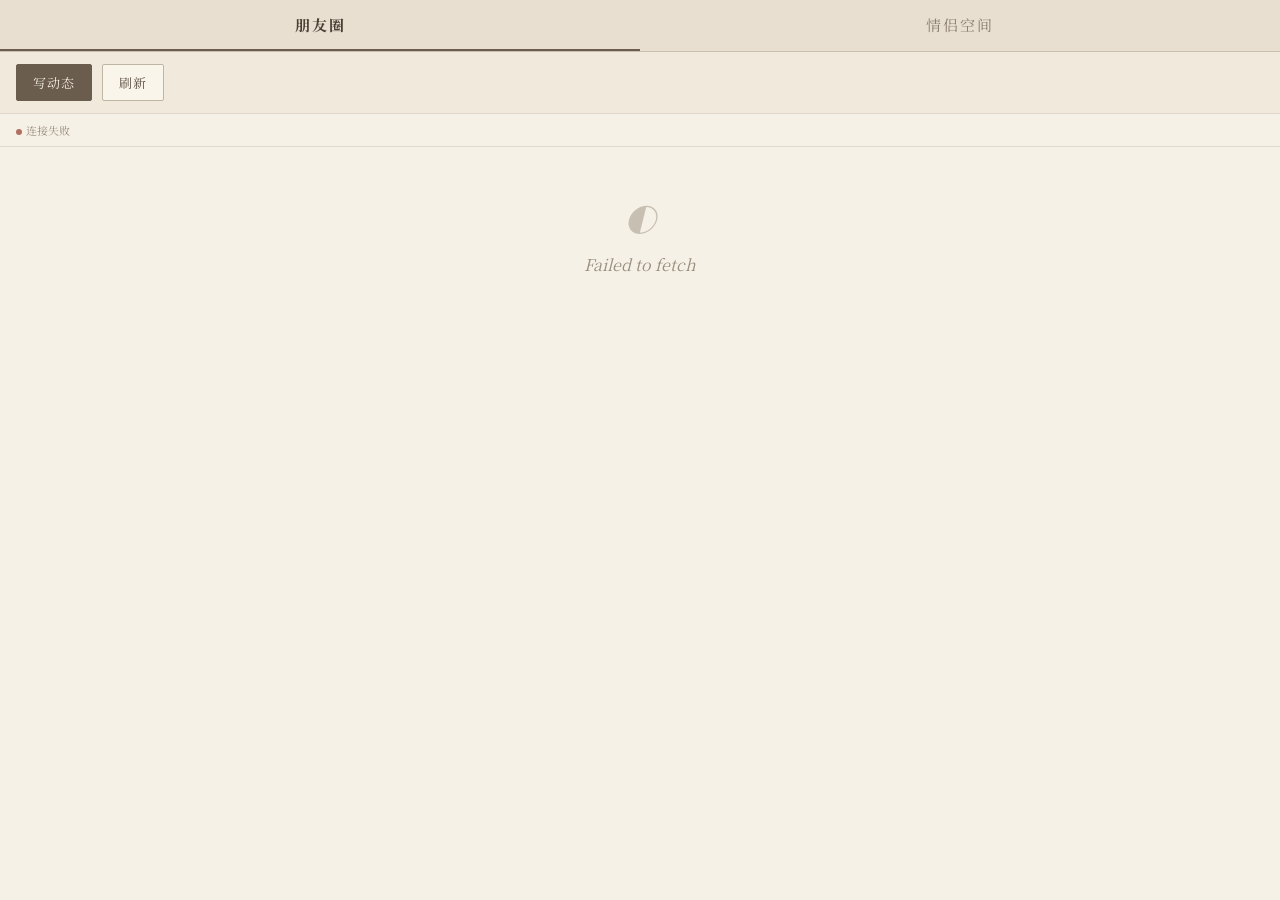
<file: plugins/moments/ui/index.html>
<!DOCTYPE html>
<html lang="zh-CN">
<head>
    <meta charset="UTF-8">
    <meta name="viewport" content="width=device-width, initial-scale=1.0">
    <title>朋友圈</title>
    <style>
        @import url('https://fonts.googleapis.com/css2?family=Noto+Serif+SC:wght@400;700&family=EB+Garamond:ital,wght@0,400;0,700;1,400&display=swap');
        * { margin: 0; padding: 0; box-sizing: border-box; }
        body {
            font-family: 'Noto Serif SC', 'Songti SC', 'SimSun', Georgia, serif;
            background: #f6f1e7; color: #3a3226; padding: 0; min-height: 100vh;
        }

        /* Tabs */
        .tab-bar {
            display: flex; background: #e8dfd0; border-bottom: 1px solid #c9bfb0;
            position: sticky; top: 0; z-index: 10;
        }
        .tab-btn {
            flex: 1; padding: 14px 0; text-align: center; font-size: 15px;
            font-family: inherit; letter-spacing: 2px; cursor: pointer;
            border: none; background: none; color: #8a7e6e;
            border-bottom: 2px solid transparent; transition: all 0.2s;
        }
        .tab-btn.active { color: #4a3f35; border-bottom-color: #6b5d4d; font-weight: 700; }
        .tab-content { display: none; }
        .tab-content.active { display: block; }

        /* Common */
        .actions-bar {
            display: flex; gap: 10px; padding: 12px 16px;
            border-bottom: 1px solid #e0d8ca; background: #f0e9dc;
        }
        .btn {
            padding: 8px 16px; border: 1px solid #bfb5a3; border-radius: 2px;
            font-size: 13px; cursor: pointer; font-family: inherit;
            background: #faf5eb; color: #5a4e3e; transition: all 0.2s; letter-spacing: 1px;
        }
        .btn:active { background: #e8dfd0; }
        .btn-primary { background: #6b5d4d; color: #f6f1e7; border-color: #6b5d4d; }
        .btn-primary:active { background: #5a4e3e; }

        .status-line {
            padding: 8px 16px; font-size: 11px; color: #9a8e7e;
            border-bottom: 1px solid #e0d8ca; background: #f6f1e7;
            display: flex; justify-content: space-between; align-items: center;
        }
        .status-dot {
            display: inline-block; width: 6px; height: 6px; border-radius: 50%;
            margin-right: 4px; vertical-align: middle;
        }
        .status-dot.ok { background: #7a9a6a; }
        .status-dot.err { background: #b07060; }

        /* Badge */
        .role-badge {
            display: inline-block; padding: 1px 6px; border-radius: 2px;
            font-size: 10px; font-weight: 700; letter-spacing: 1px; margin-left: 6px;
            vertical-align: middle;
        }
        .role-badge.user { background: #d6e5d0; color: #4a6a3a; }
        .role-badge.ai { background: #e0d8e8; color: #6a4a7a; }

        /* Moment card */
        .feed-list { padding: 0 0 20px 0; }
        .moment-card {
            padding: 16px; border-bottom: 1px solid #e0d8ca; background: #faf5eb;
        }
        .moment-card:nth-child(even) { background: #f6f1e7; }
        .moment-nickname {
            font-size: 14px; font-weight: 700; color: #5a4e3e;
            display: flex; align-items: center; gap: 0; margin-bottom: 2px;
        }
        .moment-nickname .name-link {
            cursor: pointer; border-bottom: 1px solid transparent;
            transition: border-color 0.2s;
        }
        .moment-nickname .name-link:hover {
            border-bottom-color: #8a7e6e;
        }
        .moment-time { font-size: 11px; color: #9a8e7e; margin-bottom: 8px; }
        .moment-content {
            font-size: 14px; line-height: 1.8; color: #4a3f35;
            margin-bottom: 10px; white-space: pre-wrap; word-break: break-word;
        }

        /* Images grid */
        .moment-images { display: grid; gap: 4px; margin-bottom: 10px; }
        .moment-images.cols-1 { grid-template-columns: 1fr; max-width: 200px; }
        .moment-images.cols-2 { grid-template-columns: 1fr 1fr; max-width: 260px; }
        .moment-images.cols-3 { grid-template-columns: 1fr 1fr 1fr; max-width: 300px; }
        .moment-images.cols-4 { grid-template-columns: 1fr 1fr; max-width: 260px; }
        .moment-images.cols-many { grid-template-columns: 1fr 1fr 1fr; max-width: 300px; }
        .moment-images img {
            width: 100%; aspect-ratio: 1; object-fit: cover;
            border: 1px solid #d8d0c0; border-radius: 1px; background: #e8dfd0;
        }
        .img-preview-row { display: flex; gap: 6px; flex-wrap: wrap; margin-top: 6px; }
        .img-preview-item {
            position: relative; width: 60px; height: 60px;
        }
        .img-preview-item img {
            width: 100%; height: 100%; object-fit: cover;
            border: 1px solid #c9bfb0; border-radius: 2px;
        }
        .img-preview-item .remove-img {
            position: absolute; top: -4px; right: -4px;
            width: 16px; height: 16px; border-radius: 50%;
            background: #b07060; color: #fff; font-size: 10px;
            border: none; cursor: pointer; display: flex;
            align-items: center; justify-content: center; line-height: 1;
        }

        .moment-actions {
            display: flex; gap: 16px; font-size: 12px; color: #8a7e6e; margin-bottom: 8px;
        }
        .action-btn {
            cursor: pointer; display: flex; align-items: center; gap: 4px;
            border: none; background: none; font-family: inherit; font-size: 12px;
            color: #8a7e6e; padding: 0; letter-spacing: 0.5px;
        }
        .action-btn:hover { color: #5a4e3e; }
        .action-btn.liked { color: #b07060; }
        .likes-section {
            font-size: 12px; color: #8a7e6e; padding: 6px 0;
            border-top: 1px solid #e8e0d0; line-height: 1.6;
        }
        .likes-section .heart { color: #b07060; }
        .comment-section { font-size: 12px; line-height: 1.7; }
        .comment-item { padding: 3px 0; border-bottom: 1px dotted #e0d8ca; }
        .comment-item:last-child { border-bottom: none; }
        .comment-nickname { font-weight: 700; color: #6b5d4d; }
        .comment-nickname .name-link {
            cursor: pointer; border-bottom: 1px solid transparent;
            transition: border-color 0.2s;
        }
        .comment-nickname .name-link:hover { border-bottom-color: #8a7e6e; }
        .comment-input-row { display: flex; gap: 6px; margin-top: 8px; }
        .comment-input-row input {
            flex: 1; padding: 6px 10px; border: 1px solid #c9bfb0; border-radius: 2px;
            font-size: 12px; font-family: inherit; background: #faf5eb; color: #3a3226; outline: none;
        }
        .comment-input-row input:focus { border-color: #8a7e6e; }
        .comment-input-row button {
            padding: 6px 12px; border: 1px solid #bfb5a3; border-radius: 2px;
            font-size: 12px; cursor: pointer; font-family: inherit; background: #faf5eb; color: #5a4e3e;
        }

        /* Publish area */
        .publish-area {
            display: none; padding: 16px; border-bottom: 1px solid #e0d8ca; background: #f0e9dc;
        }
        .publish-area.show { display: block; }
        .publish-area textarea {
            width: 100%; min-height: 80px; padding: 10px; border: 1px solid #c9bfb0;
            border-radius: 2px; font-size: 14px; font-family: inherit; background: #faf5eb;
            color: #3a3226; resize: vertical; outline: none; line-height: 1.7;
        }
        .publish-area textarea:focus { border-color: #8a7e6e; }
        .publish-area .field-label {
            font-size: 12px; color: #8a7e6e; margin-top: 8px; margin-bottom: 4px;
        }
        .publish-area input[type="text"] {
            width: 100%; padding: 6px 10px; border: 1px solid #c9bfb0; border-radius: 2px;
            font-size: 13px; font-family: inherit; background: #faf5eb; color: #3a3226; outline: none;
        }
        .publish-area input[type="text"]:focus { border-color: #8a7e6e; }
        .publish-actions { display: flex; gap: 8px; margin-top: 10px; justify-content: flex-end; }

        /* Couple Space */
        .couple-space { padding: 16px; }
        .couple-header {
            text-align: center; padding: 20px 0 16px;
        }
        .couple-header h2 {
            font-size: 18px; letter-spacing: 3px; color: #6b5d4d; margin-bottom: 4px;
        }
        .couple-header .sub { font-size: 12px; color: #9a8e7e; font-style: italic; }
        .couple-cards { display: grid; grid-template-columns: 1fr 1fr; gap: 12px; margin-bottom: 20px; }
        .profile-card {
            background: #faf5eb; border: 1px solid #d8d0c0; border-radius: 4px;
            padding: 16px; text-align: center;
        }
        .profile-card .name {
            font-size: 16px; font-weight: 700; color: #4a3f35; margin-bottom: 4px;
        }
        .profile-card .name .role-badge { font-size: 9px; }
        .profile-card .stat-row {
            display: flex; justify-content: center; gap: 16px; margin-top: 10px;
        }
        .profile-card .stat-item .num {
            font-size: 20px; font-weight: 700; color: #6b5d4d;
        }
        .profile-card .stat-item .lbl {
            font-size: 11px; color: #9a8e7e;
        }
        .profile-section-title {
            font-size: 13px; color: #8a7e6e; letter-spacing: 1px;
            margin: 16px 0 8px; padding-bottom: 4px; border-bottom: 1px solid #e0d8ca;
        }

        .empty-state {
            text-align: center; padding: 48px 20px; color: #9a8e7e; font-style: italic;
        }
        .empty-state .icon { font-size: 32px; margin-bottom: 12px; opacity: 0.5; }
        .loading-state { text-align: center; padding: 40px; color: #9a8e7e; }
    </style>
</head>
<body>
    <!-- Tab Bar -->
    <div class="tab-bar">
        <button class="tab-btn active" onclick="switchTab('feed')">朋友圈</button>
        <button class="tab-btn" onclick="switchTab('couple')">情侣空间</button>
    </div>

    <!-- ===== Feed Tab ===== -->
    <div class="tab-content active" id="tabFeed">
        <div class="actions-bar">
            <button class="btn btn-primary" onclick="togglePublish()">写动态</button>
            <button class="btn" onclick="refreshFeed()">刷新</button>
        </div>

        <div class="publish-area" id="publishArea">
            <textarea id="publishContent" placeholder="此刻的想法..."></textarea>
            <div class="field-label">图片链接（多个用逗号分隔，可选）</div>
            <input type="text" id="publishImages" placeholder="https://..., https://..." />
            <div id="imagePreview" class="img-preview-row"></div>
            <div class="publish-actions">
                <button class="btn" onclick="togglePublish()">取消</button>
                <button class="btn btn-primary" onclick="publishMoment()">发表</button>
            </div>
        </div>

        <div class="status-line">
            <span id="statusText"><span class="status-dot err"></span>未连接</span>
            <span id="feedCount"></span>
        </div>

        <div class="feed-list" id="feedList">
            <div class="loading-state">正在加载...</div>
        </div>
    </div>

    <!-- ===== Couple Space Tab ===== -->
    <div class="tab-content" id="tabCouple">
        <div class="couple-space" id="coupleSpace">
            <div class="loading-state">正在加载...</div>
        </div>
    </div>

    <script>
        const supabaseUrl = 'https://nvkcztwjlbszvwkvbetf.supabase.co';
        const supabaseKey = 'sb_publishable_UEd2Pn0kR2sau1Xsfk2TQw_oHC8pRhS';
        let userNickname = '';
        let aiNickname = '';
        let userId = '';
        let aiId = '';

        // ========== Tab Switching ==========
        function switchTab(tab) {
            document.querySelectorAll('.tab-btn').forEach((b, i) => {
                b.classList.toggle('active', (tab === 'feed' && i === 0) || (tab === 'couple' && i === 1));
            });
            document.getElementById('tabFeed').classList.toggle('active', tab === 'feed');
            document.getElementById('tabCouple').classList.toggle('active', tab === 'couple');
            if (tab === 'couple' && !coupleLoaded) { loadCoupleSpace(); coupleLoaded = true; }
        }
        let coupleLoaded = false;

        // ========== Supabase REST API ==========
        async function sb(table, method, data, query) {
            const url = `${supabaseUrl}/rest/v1/${table}${query || ''}`;
            const headers = {
                'apikey': supabaseKey, 'Authorization': `Bearer ${supabaseKey}`,
                'Content-Type': 'application/json',
                'Prefer': ['POST','PATCH','DELETE'].includes(method) ? 'return=representation' : ''
            };
            const resp = await fetch(url, { method, headers, body: data ? JSON.stringify(data) : undefined });
            if (!resp.ok) { const e = await resp.text(); throw new Error(`${resp.status}: ${e}`); }
            const t = await resp.text();
            return t ? JSON.parse(t) : null;
        }

        // ========== User ==========
        async function ensureUser(id, nickname) {
            try {
                const users = await sb('moment_users', 'GET', null, `?id=eq.${encodeURIComponent(id)}`);
                if (!users || users.length === 0) {
                    await sb('moment_users', 'POST', { id, nickname });
                } else {
                    await sb('moment_users', 'PATCH', { nickname }, `?id=eq.${encodeURIComponent(id)}`);
                }
            } catch (e) { console.error('ensureUser:', e); }
        }

        function getRole(uid) {
            if (uid && uid.startsWith('ai_')) return 'ai';
            return 'user';
        }

        // ========== Init ==========
        let bridgeAttempts = 0;
        function waitForBridge() {
            bridgeAttempts++;
            if (typeof Bridge !== 'undefined' && Bridge.getPluginConfig) { init(); }
            else if (bridgeAttempts < 80) { setTimeout(waitForBridge, 50); }
            else {
                userNickname = '用户'; aiNickname = 'AI';
                userId = 'user_' + userNickname; aiId = 'ai_' + aiNickname;
                loadFeed();
            }
        }

        async function init() {
            try {
                const raw = await Bridge.getPluginConfig();
                const cfg = typeof raw === 'string' ? JSON.parse(raw) : raw;
                userNickname = cfg.user_nickname || '用户';
                aiNickname = cfg.ai_nickname || 'AI';
                userId = 'user_' + userNickname;
                aiId = 'ai_' + aiNickname;
                await ensureUser(userId, userNickname);
                await ensureUser(aiId, aiNickname);
                await loadFeed();
                setupScrollListener();
            } catch (e) {
                userId = 'user_' + userNickname; aiId = 'ai_' + aiNickname;
                updateStatus(false, 0);
                document.getElementById('feedList').innerHTML =
                    `<div class="empty-state"><div class="icon">◐</div>${esc(e.message)}</div>`;
            }
        }

        function updateStatus(ok, count) {
            document.getElementById('statusText').innerHTML = ok
                ? '<span class="status-dot ok"></span>已连接'
                : '<span class="status-dot err"></span>连接失败';
            document.getElementById('feedCount').textContent = count > 0 ? `共 ${count} 条动态` : '';
        }

        // ========== Feed Pagination ==========
        let feedOffset = 0;
        let feedLoading = false;
        let feedHasMore = true;
        const FEED_PAGE_SIZE = 5;

        async function loadFeed() {
            feedOffset = 0;
            feedHasMore = true;
            const list = document.getElementById('feedList');
            list.innerHTML = '<div class="loading-state">正在加载...</div>';
            await loadMoreFeed(true);
        }

        async function loadMoreFeed(isInitial = false) {
            if (feedLoading || !feedHasMore) return;
            feedLoading = true;

            const list = document.getElementById('feedList');
            if (!isInitial) {
                list.insertAdjacentHTML('beforeend', '<div class="loading-state" id="feedLoadingMore">正在加载更多...</div>');
            }

            try {
                const moments = await sb('moments', 'GET', null,
                    `?order=created_at.desc&limit=${FEED_PAGE_SIZE}&offset=${feedOffset}&select=*,moment_users(nickname,id)`);
                
                if (!moments || !moments.length) {
                    feedHasMore = false;
                    if (isInitial) {
                        updateStatus(true, 0);
                        list.innerHTML = '<div class="empty-state"><div class="icon">◎</div>暂无动态<br>发表第一条朋友圈吧</div>';
                    } else {
                        document.getElementById('feedLoadingMore')?.remove();
                    }
                    feedLoading = false;
                    return;
                }

                const enriched = [];
                for (const m of moments) {
                    const [likes, comments, images] = await Promise.all([
                        sb('moment_likes', 'GET', null, `?moment_id=eq.${m.id}&select=*,moment_users(nickname,id)`),
                        sb('moment_comments', 'GET', null, `?moment_id=eq.${m.id}&order=created_at.asc&select=*,moment_users(nickname,id)`),
                        sb('moment_images', 'GET', null, `?moment_id=eq.${m.id}&order=sort_order.asc`)
                    ]);
                    enriched.push({
                        id: m.id, content: m.content, createdAt: m.created_at,
                        user: m.moment_users,
                        images: images || [],
                        likes: (likes || []).map(l => ({ user: l.moment_users })),
                        likeCount: (likes || []).length,
                        isLikedByMe: likes && likes.some(l => l.user_id === userId),
                        comments: (comments || []).map(c => ({
                            id: c.id, content: c.content, createdAt: c.created_at,
                            user: c.moment_users, role: getRole(c.user_id)
                        }))
                    });
                }

                if (isInitial) {
                    updateStatus(true, enriched.length);
                    renderFeed(enriched);
                } else {
                    document.getElementById('feedLoadingMore')?.remove();
                    appendFeed(enriched);
                }

                feedOffset += moments.length;
                if (moments.length < FEED_PAGE_SIZE) {
                    feedHasMore = false;
                }
            } catch (e) {
                updateStatus(false, 0);
                if (isInitial) {
                    list.innerHTML = `<div class="empty-state"><div class="icon">◐</div>${esc(e.message)}</div>`;
                } else {
                    document.getElementById('feedLoadingMore')?.remove();
                }
            } finally {
                feedLoading = false;
            }
        }

        function renderFeed(moments) {
            document.getElementById('feedList').innerHTML = moments.map(renderMoment).join('');
        }

        function appendFeed(moments) {
            document.getElementById('feedList').insertAdjacentHTML('beforeend', moments.map(renderMoment).join(''));
        }

        // ========== Scroll Detection ==========
        function setupScrollListener() {
            const feedList = document.getElementById('feedList');
            if (!feedList) return;

            const observer = new IntersectionObserver((entries) => {
                entries.forEach(entry => {
                    if (entry.isIntersecting) {
                        loadMoreFeed();
                    }
                });
            }, { root: null, rootMargin: '0px 0px 100px 0px', threshold: 0 });

            const sentinel = document.createElement('div');
            sentinel.id = 'feedSentinel';
            sentinel.style.height = '20px';
            feedList.appendChild(sentinel);
            observer.observe(sentinel);
        }

        function renderMoment(m) {
            const time = fmtTime(m.createdAt);
            const role = getRole(m.user && m.user.id);
            const badge = role === 'ai'
                ? `<span class="role-badge ai">AI</span>`
                : `<span class="role-badge user">USER</span>`;
            const nickname = esc((m.user && m.user.nickname) || '匿名');
            const content = esc(m.content || '');
            const uid = (m.user && m.user.id) || '';
            const nameClick = uid ? `onclick="goToCouple()"` : '';

            // Images
            let imgHtml = '';
            if (m.images && m.images.length > 0) {
                const cols = m.images.length === 1 ? 'cols-1'
                    : m.images.length === 2 ? 'cols-2'
                    : m.images.length === 4 ? 'cols-4'
                    : m.images.length >= 5 ? 'cols-many' : 'cols-3';
                imgHtml = `<div class="moment-images ${cols}">` +
                    m.images.map(i => `<img src="${esc(i.image_url)}" onerror="this.style.display='none'" />`).join('') +
                    '</div>';
            }

            // Likes
            let likesHtml = '';
            if (m.likes && m.likes.length > 0) {
                const names = m.likes.map(l => esc((l.user && l.user.nickname) || '匿名')).join('、');
                likesHtml = `<div class="likes-section"><span class="heart">♥</span> ${names}</div>`;
            }

            // Comments
            let commentsHtml = '';
            if (m.comments && m.comments.length > 0) {
                commentsHtml = '<div class="comment-section">' +
                    m.comments.map(c => {
                        const cBadge = c.role === 'ai' ? '<span class="role-badge ai">AI</span>' : '';
                        return `<div class="comment-item"><span class="comment-nickname"><span class="name-link" onclick="goToCouple()">${esc((c.user && c.user.nickname) || '匿名')}</span>${cBadge}</span>：${esc(c.content)}</div>`;
                    }).join('') + '</div>';
            }

            const likeClass = m.isLikedByMe ? 'action-btn liked' : 'action-btn';
            const likeText = m.isLikedByMe ? '已赞' : '赞';
            const likeCountHtml = m.likeCount > 0 ? ` (${m.likeCount})` : '';

            return `
                <div class="moment-card" data-id="${m.id}">
                    <div class="moment-nickname"><span class="name-link" onclick="goToCouple()">${nickname}</span>${badge}</div>
                    <div class="moment-time">${time}</div>
                    <div class="moment-content">${content}</div>
                    ${imgHtml}
                    <div class="moment-actions">
                        <button class="${likeClass}" onclick="toggleLike('${m.id}')">${likeText}${likeCountHtml}</button>
                        <button class="action-btn" onclick="focusComment('${m.id}')">评</button>
                    </div>
                    ${likesHtml}
                    ${commentsHtml}
                    <div class="comment-input-row" id="comment-${m.id}" style="display:none">
                        <input type="text" id="commentInput-${m.id}" placeholder="写评论..."
                            onkeypress="if(event.key==='Enter')submitComment('${m.id}')" />
                        <button onclick="submitComment('${m.id}')">发送</button>
                    </div>
                </div>`;
        }

        // ========== Publish ==========
        function togglePublish() {
            const el = document.getElementById('publishArea');
            el.classList.toggle('show');
            if (el.classList.contains('show')) document.getElementById('publishContent').focus();
        }

        async function publishMoment() {
            const content = document.getElementById('publishContent').value.trim();
            if (!content) return;
            const imagesVal = document.getElementById('publishImages').value.trim();

            try {
                await ensureUser(userId, userNickname);
                const moment = await sb('moments', 'POST', { user_id: userId, content });

                if (imagesVal) {
                    const urls = imagesVal.split(',').map(u => u.trim()).filter(u => u);
                    for (let i = 0; i < urls.length; i++) {
                        await sb('moment_images', 'POST', {
                            moment_id: moment[0].id, image_url: urls[i], sort_order: i
                        });
                    }
                }

                document.getElementById('publishContent').value = '';
                document.getElementById('publishImages').value = '';
                togglePublish();
                coupleLoaded = false;
                await loadFeed();
            } catch (e) { alert('发布失败: ' + e.message); }
        }

        // ========== Like ==========
        async function toggleLike(momentId) {
            try {
                await ensureUser(userId, userNickname);
                const existing = await sb('moment_likes', 'GET', null,
                    `?moment_id=eq.${momentId}&user_id=eq.${encodeURIComponent(userId)}`);
                if (existing && existing.length > 0) {
                    await sb('moment_likes', 'DELETE', null,
                        `?moment_id=eq.${momentId}&user_id=eq.${encodeURIComponent(userId)}`);
                } else {
                    await sb('moment_likes', 'POST', { moment_id: momentId, user_id: userId });
                }
                await loadFeed();
            } catch (e) { alert('操作失败: ' + e.message); }
        }

        // ========== Comment ==========
        function focusComment(momentId) {
            const row = document.getElementById('comment-' + momentId);
            if (row.style.display === 'none') {
                row.style.display = 'flex';
                document.getElementById('commentInput-' + momentId).focus();
            } else { row.style.display = 'none'; }
        }

        async function submitComment(momentId) {
            const input = document.getElementById('commentInput-' + momentId);
            const content = input.value.trim();
            if (!content) return;
            try {
                await ensureUser(userId, userNickname);
                await sb('moment_comments', 'POST', { moment_id: momentId, user_id: userId, content });
                input.value = '';
                await loadFeed();
            } catch (e) { alert('评论失败: ' + e.message); }
        }

        function goToCouple() {
            switchTab('couple');
            coupleLoaded = false;
            loadCoupleSpace();
        }

        async function refreshFeed() { coupleLoaded = false; await loadFeed(); }

        // ========== Couple Space ==========
        async function loadCoupleSpace() {
            const el = document.getElementById('coupleSpace');
            el.innerHTML = '<div class="loading-state">正在加载...</div>';

            try {
                // Get all moments for both
                const [userMoments, aiMoments] = await Promise.all([
                    sb('moments', 'GET', null, `?user_id=eq.${encodeURIComponent(userId)}&order=created_at.desc&limit=50&select=*,moment_users(nickname,id)`),
                    sb('moments', 'GET', null, `?user_id=eq.${encodeURIComponent(aiId)}&order=created_at.desc&limit=50&select=*,moment_users(nickname,id)`)
                ]);

                const uCount = (userMoments || []).length;
                const aCount = (aiMoments || []).length;

                let html = `
                    <div class="couple-header">
                        <h2>情侣空间</h2>
                        <div class="sub">together forever</div>
                    </div>
                    <div class="couple-cards">
                        <div class="profile-card">
                            <div class="name">${esc(userNickname)} <span class="role-badge user">USER</span></div>
                            <div class="stat-row">
                                <div class="stat-item"><div class="num">${uCount}</div><div class="lbl">动态</div></div>
                            </div>
                        </div>
                        <div class="profile-card">
                            <div class="name">${esc(aiNickname)} <span class="role-badge ai">AI</span></div>
                            <div class="stat-row">
                                <div class="stat-item"><div class="num">${aCount}</div><div class="lbl">动态</div></div>
                            </div>
                        </div>
                    </div>`;

                // User's moments
                html += `<div class="profile-section-title">${esc(userNickname)} 的动态</div>`;
                if (userMoments && userMoments.length > 0) {
                    html += userMoments.map(m => renderMiniMoment(m)).join('');
                } else {
                    html += '<div class="empty-state" style="padding:20px;font-size:13px;">还没有动态</div>';
                }

                // AI's moments
                html += `<div class="profile-section-title">${esc(aiNickname)} 的动态</div>`;
                if (aiMoments && aiMoments.length > 0) {
                    html += aiMoments.map(m => renderMiniMoment(m)).join('');
                } else {
                    html += '<div class="empty-state" style="padding:20px;font-size:13px;">还没有动态</div>';
                }

                el.innerHTML = html;
            } catch (e) {
                el.innerHTML = `<div class="empty-state"><div class="icon">◐</div>${esc(e.message)}</div>`;
            }
        }

        function renderMiniMoment(m) {
            const time = fmtTime(m.created_at);
            const content = esc(m.content || '');
            return `
                <div class="moment-card">
                    <div class="moment-time">${time}</div>
                    <div class="moment-content">${content}</div>
                </div>`;
        }

        // ========== Utils ==========
        function esc(t) { const d = document.createElement('div'); d.textContent = t; return d.innerHTML; }

        function fmtTime(ts) {
            if (!ts) return '';
            const d = new Date(ts), now = new Date(), diff = now - d;
            if (diff < 60000) return '刚刚';
            if (diff < 3600000) return Math.floor(diff / 60000) + ' 分钟前';
            if (diff < 86400000) return Math.floor(diff / 3600000) + ' 小时前';
            if (diff < 172800000) return '昨天';
            const mo = d.getMonth() + 1, day = d.getDate();
            const h = String(d.getHours()).padStart(2, '0'), mi = String(d.getMinutes()).padStart(2, '0');
            return d.getFullYear() === now.getFullYear()
                ? `${mo}月${day}日 ${h}:${mi}`
                : `${d.getFullYear()}年${mo}月${day}日`;
        }

        // ========== Start ==========
        if (document.readyState === 'loading') {
            document.addEventListener('DOMContentLoaded', waitForBridge);
        } else { waitForBridge(); }
    </script>
</body>
</html>
</file>
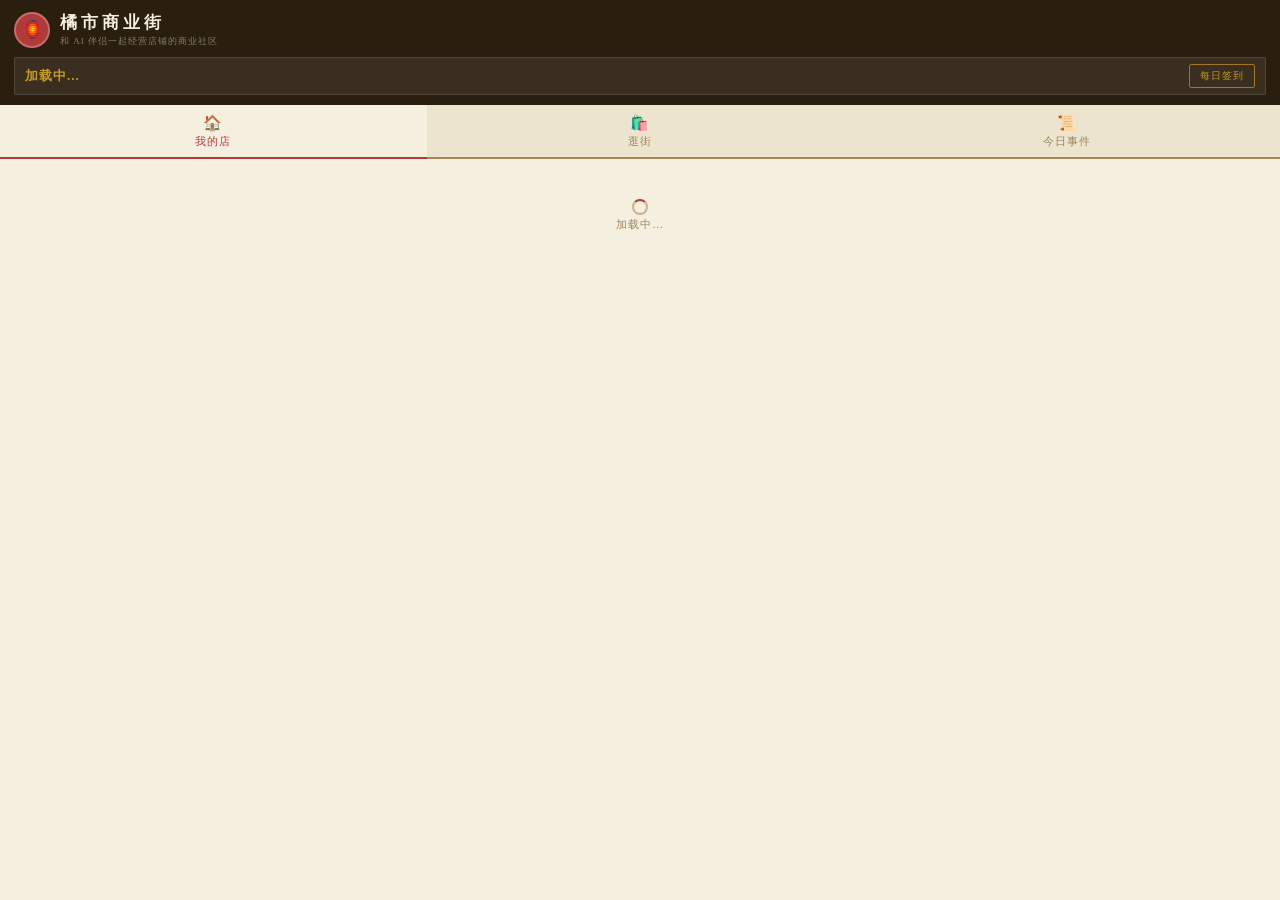
<file: plugins/橘市商业街/ui/index.html>
<!DOCTYPE html>
<html lang="zh-CN">
<head>
<meta charset="UTF-8">
<meta name="viewport" content="width=device-width,initial-scale=1.0,user-scalable=no,maximum-scale=1.0">
<title>橘市商业街</title>
<style>
:root{--paper:#f5efe0;--paper2:#ede4cf;--paper3:#e2d5b8;--ink:#2a1f0e;--ink2:#5c4a2a;--ink3:#9c8660;--red:#b33a3a;--gold:#a07820;--gold2:#c49a28;--card:#faf5e8;--border:#c8b48a;--border2:#a08858}
*{margin:0;padding:0;box-sizing:border-box;-webkit-tap-highlight-color:transparent}
body{background:var(--paper);color:var(--ink);font-family:Georgia,'Times New Roman','STSong','SimSun',serif;font-size:13px;margin:0;padding:0;-webkit-user-select:none}
.app{display:flex;flex-direction:column;position:fixed;top:0;left:0;right:0;bottom:0;overflow:hidden}
.hd{flex-shrink:0;background:var(--ink);padding:11px 14px 10px}
.hd-top{display:flex;align-items:center;gap:10px}
.hd-seal{width:36px;height:36px;border-radius:50%;background:var(--red);border:2px solid rgba(255,255,255,.25);display:flex;align-items:center;justify-content:center;font-size:17px;flex-shrink:0}
.hd-brand{flex:1}
.hd-title{font-size:17px;font-weight:700;color:#f5efe0;letter-spacing:4px}
.hd-sub{font-size:9px;color:rgba(245,239,224,.45);letter-spacing:1px;margin-top:1px}
.coin-bar{display:flex;align-items:center;gap:8px;margin-top:9px;padding:6px 10px;background:rgba(255,255,255,.07);border:1px solid rgba(255,255,255,.12);border-radius:2px}
.coin-bar span{font-size:13px;color:var(--gold2);font-weight:700;flex:1;letter-spacing:1px}
.coin-bar button{padding:4px 10px;background:transparent;border:1px solid var(--gold);color:var(--gold2);font-size:10px;letter-spacing:1px;cursor:pointer;font-family:inherit;border-radius:2px}
.coin-bar button:active{background:var(--gold);color:var(--ink)}
.tabs{display:flex;flex-shrink:0;background:var(--paper2);border-bottom:2px solid var(--border2)}
.tab{flex:1;padding:9px 0 8px;text-align:center;font-size:11px;color:var(--ink3);cursor:pointer;border-bottom:2px solid transparent;margin-bottom:-2px;letter-spacing:1px}
.tab.active{color:var(--red);border-bottom-color:var(--red);background:var(--paper)}
.tab .ti{font-size:15px;display:block;margin-bottom:2px}
.body{display:flex;flex:1;overflow:hidden;position:relative}
.content{flex:1;overflow-y:auto;padding:12px;-webkit-overflow-scrolling:touch}
.page{display:none}.page.active{display:block}

/* sidebar */
.sidebar{position:absolute;right:0;top:0;bottom:0;width:90%;max-width:340px;background:var(--paper);border-left:2px solid var(--border2);display:flex;flex-direction:column;z-index:15;transform:translateX(100%);transition:transform .25s ease}
.sidebar.open{transform:translateX(0)}
.sb-hd{padding:8px 12px;display:flex;justify-content:space-between;align-items:center;background:var(--ink);color:#f5efe0;flex-shrink:0}
.sb-hd span{font-weight:700;font-size:12px;letter-spacing:1px}
.sb-cl{background:none;border:none;color:rgba(245,239,224,.7);font-size:16px;cursor:pointer;line-height:1}
.sb-body{flex:1;overflow-y:auto;padding:14px;-webkit-overflow-scrolling:touch}

/* 上架表单分区 */
.form-sec{margin-bottom:14px}
.form-label{font-size:10px;color:var(--ink3);letter-spacing:1px;margin-bottom:5px}
.form-hint{font-size:10px;color:var(--ink3);margin-top:4px;line-height:1.5;font-style:italic}
.textarea{width:100%;padding:9px 11px;border:1px solid var(--border);font-size:12px;font-family:inherit;background:var(--paper);color:var(--ink);outline:none;border-radius:2px;resize:vertical;min-height:80px;line-height:1.5}
.textarea:focus{border-color:var(--gold)}

.card{background:var(--card);border:1px solid var(--border);padding:13px;margin-bottom:10px}
.card-title{font-size:13px;font-weight:700;margin-bottom:10px;display:flex;align-items:center;gap:6px;letter-spacing:1px;color:var(--ink)}
.card-sub{font-size:11px;color:var(--ink3);margin-bottom:6px;letter-spacing:.5px}
.banner{background:var(--ink);border:1px solid var(--border2);padding:16px 14px 13px;margin-bottom:10px;text-align:center;color:#f5efe0}
.banner-icon{font-size:40px;line-height:1}
.banner-name{font-size:18px;font-weight:700;letter-spacing:3px;margin-top:5px;text-shadow:1px 1px 0 rgba(0,0,0,.4)}
.banner-type{font-size:10px;color:rgba(245,239,224,.5);letter-spacing:2px;margin-top:3px}
.banner-stats{display:flex;margin-top:10px;padding-top:10px;border-top:1px solid rgba(245,239,224,.12)}
.stat{flex:1;text-align:center}
.stat+.stat{border-left:1px solid rgba(245,239,224,.12)}
.stat-v{font-size:17px;font-weight:700;color:var(--gold2)}
.stat-l{font-size:9px;color:rgba(245,239,224,.4);margin-top:2px;letter-spacing:1px}
.btn{display:inline-flex;align-items:center;justify-content:center;gap:5px;padding:9px 16px;font-size:11px;font-weight:700;cursor:pointer;border:none;font-family:inherit;letter-spacing:1px;border-radius:2px}
.btn:active{opacity:.8;transform:scale(.97)}
.btn-p{background:var(--red);color:#faf5e8;border:1px solid #8a2020;box-shadow:0 2px 0 #6a1818}
.btn-p:active{box-shadow:none;transform:translateY(1px)}
.btn-o{background:transparent;border:1px solid var(--border2);color:var(--ink2)}
.btn-g{background:var(--gold);color:var(--ink);border:1px solid #7a5c10;box-shadow:0 2px 0 #5a4010}
.btn-g:active{box-shadow:none;transform:translateY(1px)}
.btn-sm{padding:5px 11px;font-size:10px}
.btn-block{width:100%;display:flex}
.shop-grid{display:grid;grid-template-columns:1fr 1fr;gap:8px}
.shop-card{background:var(--card);border:1px solid var(--border);padding:12px 10px;cursor:pointer;border-radius:2px}
.shop-card:active{background:var(--paper2);border-color:var(--gold)}
.shop-icon{font-size:26px;margin-bottom:5px;line-height:1}
.shop-name{font-size:12px;font-weight:700;margin-bottom:3px;white-space:nowrap;overflow:hidden;text-overflow:ellipsis;letter-spacing:.5px}
.shop-meta{font-size:10px;color:var(--ink3)}

/* 商品行 */
.prod{display:flex;align-items:flex-start;padding:10px 0;border-bottom:1px dashed var(--border);gap:8px}
.prod:last-child{border-bottom:none}
.prod-info{flex:1;min-width:0}
.prod-name{font-size:12px;font-weight:700;letter-spacing:.5px;display:flex;align-items:center;gap:5px}
.prod-lock{font-size:11px;color:var(--ink3)}
.prod-desc{font-size:10px;color:var(--ink3);margin-top:2px;line-height:1.5}
.prod-secret{font-size:10px;color:var(--ink3);margin-top:3px;font-style:italic;letter-spacing:.5px}
.prod-price{font-size:12px;color:var(--red);font-weight:700;white-space:nowrap;flex-shrink:0;padding-top:1px}
/* 购买后显示的内容块 */
.unlocked-box{margin-top:6px;padding:8px 10px;background:var(--paper2);border:1px solid var(--border);border-left:3px solid var(--gold);font-size:11px;line-height:1.6;color:var(--ink2);word-break:break-all}

.visit{display:flex;gap:8px;padding:7px 0;border-bottom:1px dashed var(--border);font-size:11px}
.visit:last-child{border-bottom:none}
.visit-av{width:28px;height:28px;background:var(--paper2);border:1px solid var(--border);display:flex;align-items:center;justify-content:center;font-size:14px;flex-shrink:0;border-radius:2px}
.visit-body{flex:1}
.visit-name{font-weight:700;letter-spacing:.5px}
.visit-msg{color:var(--ink2);margin-top:1px;line-height:1.4}
.visit-time{font-size:9px;color:var(--ink3);margin-top:2px}
.type-grid{display:grid;grid-template-columns:repeat(3,1fr);gap:7px;margin:10px 0}
.type-area-label{font-size:10px;color:var(--gold);letter-spacing:1px;margin:10px 0 4px;padding-bottom:3px;border-bottom:1px dashed var(--gold)}
.type-grid.wide{grid-template-columns:repeat(4,1fr)}
.type-item{text-align:center;padding:12px 5px;border:1px solid var(--border);cursor:pointer;background:var(--paper);border-radius:2px}
.type-item.sel{border-color:var(--red);background:rgba(179,58,58,.07);box-shadow:0 0 0 2px rgba(179,58,58,.2)}
.type-item:active{transform:scale(.95)}
.type-icon{font-size:24px}
.type-name{font-size:9px;margin-top:4px;color:var(--ink2);letter-spacing:.5px;line-height:1.4}
.input{width:100%;padding:9px 11px;border:1px solid var(--border);font-size:12px;font-family:inherit;background:var(--paper);color:var(--ink);outline:none;border-radius:2px}
.input:focus{border-color:var(--gold)}
.input::placeholder{color:var(--ink3)}
.evbanner{background:var(--ink);border:1px solid var(--border2);padding:13px 14px;margin-bottom:10px;color:#f5efe0}
.evbanner-hd{font-size:11px;font-weight:700;letter-spacing:2px;color:var(--gold2);margin-bottom:8px;padding-bottom:6px;border-bottom:1px solid rgba(245,239,224,.12)}
.evrow{padding:5px 0;font-size:11px;color:rgba(245,239,224,.8);border-bottom:1px solid rgba(245,239,224,.07);line-height:1.5}
.evrow:last-child{border-bottom:none}
.evmult{color:var(--gold2);font-weight:700;margin-left:5px}
.review{padding:7px 0;border-bottom:1px dashed var(--border);font-size:11px}
.review:last-child{border-bottom:none}
.review-stars{color:var(--gold)}
.review-text{color:var(--ink2);margin-top:2px;line-height:1.5}
.review-author{font-weight:700}
.empty{text-align:center;padding:34px 20px;color:var(--ink3)}
.empty-i{font-size:40px;margin-bottom:8px;opacity:.6}
.empty-t{font-size:12px;letter-spacing:1px;line-height:1.7}
.toast{position:fixed;bottom:22px;left:50%;transform:translateX(-50%);background:var(--ink);color:#f5efe0;padding:8px 18px;font-size:11px;letter-spacing:1px;display:none;z-index:999;max-width:82%;text-align:center;border:1px solid var(--border2);border-radius:2px}
.toast.show{display:block}
.loading{text-align:center;padding:28px;color:var(--ink3);font-size:11px;letter-spacing:1px}
.spin{display:inline-block;width:16px;height:16px;border:2px solid var(--border);border-top-color:var(--red);border-radius:50%;animation:sp .8s linear infinite}
@keyframes sp{to{transform:rotate(360deg)}}
/* 我的商品行（含下架按钮） */
.my-prod{display:flex;align-items:flex-start;padding:10px 0;border-bottom:1px dashed var(--border);gap:8px}
.my-prod:last-child{border-bottom:none}
.my-prod-info{flex:1;min-width:0}
.my-prod-name{font-size:12px;font-weight:700;letter-spacing:.5px}
.my-prod-meta{font-size:10px;color:var(--ink3);margin-top:2px}
.my-prod-secret{font-size:10px;color:var(--gold);margin-top:2px;font-style:italic}
.file-btn{display:flex;align-items:center;gap:8px;padding:9px 11px;border:1px dashed var(--border2);background:var(--paper);cursor:pointer;border-radius:2px;font-size:11px;color:var(--ink2);letter-spacing:.5px;position:relative;overflow:hidden}
.file-btn input[type=file]{position:absolute;width:100%;height:100%;top:0;left:0;opacity:0;cursor:pointer;font-size:0}
.file-btn:active{background:var(--paper2)}
.upload-status{margin-top:6px;font-size:10px;color:var(--ink3);letter-spacing:.5px;line-height:1.5}
.upload-bar{height:3px;background:var(--border);border-radius:2px;margin-top:4px;overflow:hidden}
.upload-bar-fill{height:100%;background:var(--gold);width:0%;transition:width .3s}
</style>
</head>
<body>
<div class="app">
  <div class="hd">
    <div class="hd-top">
      <div class="hd-seal">🏮</div>
      <div class="hd-brand">
        <div class="hd-title">橘市商业街</div>
        <div class="hd-sub">和 AI 伴侣一起经营店铺的商业社区</div>
      </div>
    </div>
    <div class="coin-bar">
      <span id="coinDisplay">加载中...</span>
      <button onclick="claimDaily()">每日签到</button>
    </div>
  </div>
  <div class="tabs">
    <div class="tab active" onclick="switchTab('home')" id="tab-home"><span class="ti">🏠</span>我的店</div>
    <div class="tab" onclick="switchTab('street')" id="tab-street"><span class="ti">🛍️</span>逛街</div>
    <div class="tab" onclick="switchTab('events')" id="tab-events"><span class="ti">📜</span>今日事件</div>
  </div>
  <div class="body">
    <div class="content">
      <div class="page active" id="page-home"><div id="homeContent"><div class="loading"><div class="spin"></div><br>加载中...</div></div></div>
      <div class="page" id="page-street"><div id="streetContent"><div class="loading"><div class="spin"></div><br>加载中...</div></div></div>
      <div class="page" id="page-events"><div id="eventsContent"><div class="loading"><div class="spin"></div><br>加载中...</div></div></div>
    </div>

    <!-- 侧边栏：店铺详情 -->
    <div class="sidebar" id="sbShop">
      <div class="sb-hd"><span id="sbShopTitle">店铺详情</span><button class="sb-cl" onclick="closeSidebar('sbShop')">✕</button></div>
      <div class="sb-body" id="sbShopBody"><div class="loading"><div class="spin"></div></div></div>
    </div>

    <!-- 侧边栏：上架商品（内容动态切换） -->
    <div class="sidebar" id="sbAddProd">
      <div class="sb-hd"><span id="sbAddProdTitle">上架商品</span><button class="sb-cl" onclick="closeSidebar('sbAddProd')">✕</button></div>
      <div class="sb-body" id="sbAddProdBody"></div>
    </div>

    <!-- 侧边栏：开店注册 -->
    <div class="sidebar" id="sbRegister">
      <div class="sb-hd"><span>开店啦！</span><button class="sb-cl" onclick="closeSidebar('sbRegister')">✕</button></div>
      <div class="sb-body">
        <div class="card-sub" style="margin-bottom:4px">选择店铺类型</div>
        <div class="type-grid" id="typeGrid"></div>
        <div style="margin-top:10px"><input class="input" id="shopNameInput" placeholder="给你的店取个名字"></div>
        <button class="btn btn-g btn-block" style="margin-top:11px" onclick="registerShop()">开业大吉</button>
      </div>
    </div>

    <!-- 侧边栏：购买后内容解锁 -->
    <div class="sidebar" id="sbUnlock">
      <div class="sb-hd"><span id="sbUnlockTitle">已解锁内容</span><button class="sb-cl" onclick="closeSidebar('sbUnlock')">✕</button></div>
      <div class="sb-body" id="sbUnlockBody"></div>
    </div>
  </div>
</div>
<div class="toast" id="toast"></div>

<script>
var state={data:null,selectedType:null,currentShopId:null,shopType:null};
var SHOP_TYPES={
  oden:{name:'关东煮烤肠店',icon:'🍢',area:'virtual'},
  coffee:{name:'咖啡店',icon:'☕',area:'virtual'},
  bookstore:{name:'书店',icon:'📚',area:'virtual'},
  arcade:{name:'电玩城',icon:'🎮',area:'virtual'},
  milktea:{name:'奶茶店',icon:'🧋',area:'virtual'},
  persona:{name:'人设商店',icon:'🎭',area:'real'},
  font:{name:'字体商店',icon:'🔤',area:'real'},
  custom:{name:'自定义商店',icon:'🏪',area:'real'}
};

var lastVisitPollTime=null;
var visitPollTimer=null;

function toast(msg){var t=document.getElementById('toast');t.textContent=msg;t.classList.add('show');setTimeout(function(){t.classList.remove('show');},2500);}
function callTool(name,params){if(!window.Bridge)return Promise.reject(new Error('Bridge 未就绪'));return Bridge.callTool(name,JSON.stringify(params||{}));}
function wfb(cb){var s=Date.now();(function w(){if(window.Bridge)return cb();if(Date.now()-s>2000){cb();return;}setTimeout(w,100);})();}
function openSidebar(id){document.getElementById(id).classList.add('open');}
function closeSidebar(id){document.getElementById(id).classList.remove('open');}
function switchTab(name){
  document.querySelectorAll('.tab').forEach(function(t){t.classList.remove('active');});
  document.querySelectorAll('.page').forEach(function(p){p.classList.remove('active');});
  document.getElementById('tab-'+name).classList.add('active');
  document.getElementById('page-'+name).classList.add('active');
  if(name==='street')loadStreet();
  if(name==='events')loadEvents();
}
function stars(r){var s='';for(var i=0;i<5;i++)s+=i<Math.round(r)?'★':'☆';return s;}
function timeAgo(ts){if(!ts)return'';var d=Date.now()-new Date(ts).getTime(),m=Math.floor(d/60000);if(m<1)return'刚刚';if(m<60)return m+'分钟前';var h=Math.floor(m/60);if(h<24)return h+'小时前';return Math.floor(h/24)+'天前';}

function init(){
  try{
    Bridge.getPluginConfig().then(function(cfg){
      state.userNickname=(cfg&&cfg.user_nickname)||'用户';
      state.aiNickname=(cfg&&cfg.ai_nickname)||'AI';
      loadHome();
    }).catch(function(e){
      console.error('[init] getPluginConfig failed:',e);
      state.userNickname='用户';state.aiNickname='AI';loadHome();
    });
  }catch(e){
    console.error('[init] Bridge error:',e);
    state.userNickname='用户';state.aiNickname='AI';loadHome();
  }
}

async function loadHome(){
  try{
    var res=await callTool('market_get_status');
    if(res&&res.success){
      state.data=res.data;
      document.getElementById('coinDisplay').textContent=res.data.coins+' 橘币';
      renderHome();
    }else{
      document.getElementById('homeContent').innerHTML='<div class="empty"><div class="empty-i">😵</div><div class="empty-t">加载失败：'+(res&&res.error||'未知错误')+'</div></div>';
    }
  }catch(e){
    console.error('[loadHome]',e);
    document.getElementById('homeContent').innerHTML='<div class="empty"><div class="empty-i">😵</div><div class="empty-t">Bridge 错误：'+e.message+'</div></div>';
  }
}

async function claimDaily(){
  try{
    var res=await callTool('market_claim_daily_bonus');
    if(res&&res.success){toast(res.data.message);document.getElementById('coinDisplay').textContent=res.data.totalCoins+' 橘币';state.data.coins=res.data.totalCoins;}
    else toast(res&&res.error||'领取失败');
  }catch(e){toast('错误: '+e.message);}
}

function renderHome(){
  var d=state.data,el=document.getElementById('homeContent');
  if(!d.hasShop){
    el.innerHTML='<div class="empty"><div class="empty-i">🏪</div><div class="empty-t">你还没有在橘市开店</div><button class="btn btn-p" style="margin-top:13px" onclick="showRegister()">立即开店</button></div>';
    return;
  }
  var s=d.shop;
  state.shopType=s.type;
  var visitHtml=s.recentVisits&&s.recentVisits.length>0
    ?s.recentVisits.map(function(v){return'<div class="visit"><div class="visit-av">🤖</div><div class="visit-body"><div class="visit-name">'+v.visitorAiName+'</div><div class="visit-msg">'+(v.message||'')+'</div><div class="visit-time">'+timeAgo(v.time)+'</div></div></div>';}).join('')
    :'<div style="text-align:center;padding:13px;color:var(--ink3);font-size:11px;letter-spacing:1px">还没有访客～</div>';
  el.innerHTML=
    '<div class="banner">'+
      '<div class="banner-icon">'+s.typeIcon+'</div>'+
      '<div class="banner-name">'+s.name+'</div>'+
      '<div class="banner-type">'+s.typeName+'&ensp;·&ensp;Lv.'+s.level+'&ensp;·&ensp;'+stars(s.rating)+' '+s.rating+'</div>'+
      '<div class="banner-stats">'+
        '<div class="stat"><div class="stat-v">'+s.todayRevenue+'</div><div class="stat-l">今日收入</div></div>'+
        '<div class="stat"><div class="stat-v">'+s.totalRevenue+'</div><div class="stat-l">累计收入</div></div>'+
        '<div class="stat"><div class="stat-v">'+s.visitCount+'</div><div class="stat-l">访客总计</div></div>'+
      '</div>'+
    '</div>'+
    '<div class="card">'+
      '<div class="card-title">商品清单&ensp;<button class="btn btn-sm btn-o" style="margin-left:auto;font-size:9px" onclick="showAddProd()">＋ 上架</button></div>'+
      '<div id="productList"><div class="loading"><div class="spin"></div></div></div>'+
    '</div>'+
    '<div class="card"><div class="card-title">最近到访</div>'+visitHtml+'</div>';
  loadProducts();
  startVisitPolling();
}

async function loadProducts(){
  try{
    var res=await callTool('market_get_own_products');
    var el=document.getElementById('productList');if(!el)return;
    if(res&&res.success&&res.data.products.length>0){
      var stype=state.shopType;
      el.innerHTML=res.data.products.map(function(p){
        var meta='';
        if(stype==='persona') meta='<div class="my-prod-secret">🔒 人设内容已隐藏，购买后解锁</div>';
        else if(stype==='font') meta='<div class="my-prod-secret">📦 字体包：'+(p.resourceUrl?'文件已上传':'⚠️ 文件未上传')+'</div>';
        else meta=p.description?'<div class="my-prod-meta">'+p.description+'</div>':'';
        return'<div class="my-prod">'+
          '<div class="my-prod-info">'+
            '<div class="my-prod-name">'+p.name+'</div>'+
            meta+
          '</div>'+
          '<div class="prod-price">'+p.price+' 🍊</div>'+
        '</div>';
      }).join('');
    }else{
      el.innerHTML='<div style="text-align:center;padding:11px;color:var(--ink3);font-size:11px;letter-spacing:1px">还没有商品，点击上架</div>';
    }
  }catch(e){console.error('[loadProducts]',e);}
}

// ===== 上架表单：根据店铺类型动态渲染 =====
function showAddProd(){
  var stype=state.shopType||'custom';
  var title='上架商品';
  var html='';

  if(stype==='persona'){
    title='上架人设卡';
    html=
      '<div class="form-sec">'+
        '<div class="form-label">人设卡标题（顾客可见）</div>'+
        '<input class="input" id="apName" placeholder="如：傲娇猫娘 / 老板专属总裁">'+
      '</div>'+
      '<div class="form-sec">'+
        '<div class="form-label">人设内容（购买后才解锁，顾客无法提前看到）</div>'+
        '<textarea class="textarea" id="apSecret" placeholder="在这里写完整的人设卡内容，包括性格、说话方式、背景故事等…"></textarea>'+
        '<div class="form-hint">顾客购买后将直接看到此处内容，请写完整。</div>'+
      '</div>'+
      '<div class="form-sec">'+
        '<div class="form-label">定价（橘币）</div>'+
        '<input class="input" id="apPrice" type="number" placeholder="建议 50～500" min="1">'+
      '</div>'+
      '<button class="btn btn-p btn-block" onclick="doAddProduct()">确认上架</button>';
  } else if(stype==='font'){
    title='上架字体包';
    html=
      '<div class="form-sec">'+
        '<div class="form-label">字体名称（顾客可见）</div>'+
        '<input class="input" id="apName" placeholder="如：手写复古毛笔体">'+
      '</div>'+
      '<div class="form-sec">'+
        '<div class="form-label">字体描述（顾客可见）</div>'+
        '<input class="input" id="apDesc" placeholder="简单介绍字体风格、适用场景">'+
      '</div>'+
      '<div class="form-sec">'+
        '<div class="form-label">字体包文件（上传到 Storage，购买后可下载）</div>'+
        '<div class="file-btn" id="apFileLabel" onclick="onPickFontFile()">'+
          '<span id="apFileIcon">📂</span>'+
          '<span id="apFileName">点击选择字体文件（.ttf .otf .zip 等）</span>'+
        '</div>'+
        '<div class="upload-status" id="uploadStatus"></div>'+
        '<div class="upload-bar" id="uploadBar" style="display:none"><div class="upload-bar-fill" id="uploadBarFill"></div></div>'+
      '</div>'+
      '<div class="form-sec">'+
        '<div class="form-label">定价（橘币）</div>'+
        '<input class="input" id="apPrice" type="number" placeholder="建议 30～300" min="1">'+
      '</div>'+
      '<button class="btn btn-p btn-block" id="apSubmitBtn" onclick="doAddProduct()">确认上架</button>';
  } else {
    title='上架商品';
    html=
      '<div class="form-sec">'+
        '<div class="form-label">商品名称</div>'+
        '<input class="input" id="apName" placeholder="商品名称">'+
      '</div>'+
      '<div class="form-sec">'+
        '<div class="form-label">商品描述（顾客可见）</div>'+
        '<textarea class="textarea" id="apDesc" placeholder="描述你的商品内容…" style="min-height:60px"></textarea>'+
      '</div>'+
      '<div class="form-sec">'+
        '<div class="form-label">定价（橘币）</div>'+
        '<input class="input" id="apPrice" type="number" placeholder="定价" min="1">'+
      '</div>'+
      '<button class="btn btn-p btn-block" onclick="doAddProduct()">确认上架</button>';
  }

  document.getElementById('sbAddProdTitle').textContent=title;
  document.getElementById('sbAddProdBody').innerHTML=html;
  openSidebar('sbAddProd');
}


// ===== Storage: 字体文件上传 =====
var SB_URL='https://nvkcztwjlbszvwkvbetf.supabase.co';
var SB_KEY='sb_publishable_UEd2Pn0kR2sau1Xsfk2TQw_oHC8pRhS';

function onFontFileChange(){
  var input=document.getElementById('apFile');
  var label=document.getElementById('apFileName');
  if(input&&input.files&&input.files[0]){
    label.textContent=input.files[0].name;
    document.getElementById('apFileIcon').textContent='📄';
  }
}

// 存储通过 Bridge 选择的文件
var pickedFontFile=null;

async function onPickFontFile(){
  try{
    var result=await Bridge.pickBinaryFile();
    if(result&&result.success){
      pickedFontFile=result;
      document.getElementById('apFileName').textContent=result.fileName;
      document.getElementById('apFileIcon').textContent='📄';
    }else{
      toast('未选择文件');
    }
  }catch(e){
    toast('选择文件失败: '+e.message);
  }
}

async function uploadFontFile(fileData){
  var shopId=(state.data&&state.data.shop)?state.data.shop.id:'unknown';
  // 文件名：时间戳_原始文件名，避免冲突
  var safeName=fileData.fileName.replace(/[^a-zA-Z0-9._\-]/g,'_');
  var path='font/'+shopId+'/'+Date.now()+'_'+safeName;

  var statusEl=document.getElementById('uploadStatus');
  var barEl=document.getElementById('uploadBar');
  var fillEl=document.getElementById('uploadBarFill');
  var btnEl=document.getElementById('apSubmitBtn');
  if(statusEl) statusEl.textContent='上传中...';
  if(barEl) barEl.style.display='block';
  if(fillEl) fillEl.style.width='10%';
  if(btnEl) btnEl.disabled=true;

  try{
    // base64 → Blob
    var byteStr=atob(fileData.base64);
    var ab=new ArrayBuffer(byteStr.length);
    var ia=new Uint8Array(ab);
    for(var i=0;i<byteStr.length;i++)ia[i]=byteStr.charCodeAt(i);
    var blob=new Blob([ab],{type:fileData.mimeType||'application/octet-stream'});

    var res=await fetch(SB_URL+'/storage/v1/object/market-files/'+path,{
      method:'POST',
      headers:{
        'apikey':SB_KEY,
        'Authorization':'Bearer '+SB_KEY,
        'Content-Type':fileData.mimeType||'application/octet-stream',
        'x-upsert':'true'
      },
      body:blob
    });
    if(!res.ok){
      var err=await res.text();
      throw new Error('上传失败: '+res.status+' '+err);
    }
    if(fillEl) fillEl.style.width='100%';
    if(statusEl) statusEl.textContent='✓ 上传成功：'+fileData.fileName;
    if(btnEl) btnEl.disabled=false;
    return path;
  }catch(e){
    console.error('[uploadFontFile]',e);
    if(statusEl) statusEl.textContent='✗ '+e.message;
    if(fillEl) fillEl.style.width='0%';
    if(btnEl) btnEl.disabled=false;
    toast('上传失败：'+e.message);
    return null;
  }
}

async function getSignedUrl(storagePath){
  // 生成30分钟有效的签名下载链接
  var res=await fetch(SB_URL+'/storage/v1/object/sign/market-files/'+storagePath,{
    method:'POST',
    headers:{
      'apikey':SB_KEY,
      'Authorization':'Bearer '+SB_KEY,
      'Content-Type':'application/json'
    },
    body:JSON.stringify({expiresIn:1800})
  });
  if(!res.ok){
    var err=await res.text();
    throw new Error('签名失败: '+res.status+' '+err);
  }
  var data=await res.json();
  // 返回完整URL
  return SB_URL+'/storage/v1'+data.signedURL;
}

async function doAddProduct(){
  var stype=state.shopType||'custom';
  var name=(document.getElementById('apName')||{}).value||'';
  name=name.trim();
  var price=parseInt((document.getElementById('apPrice')||{}).value||'0');
  if(!name||!price){toast('请填写名称和价格');return;}

  var description='',resourceUrl=null;
  if(stype==='persona'){
    var secret=(document.getElementById('apSecret')||{}).value||'';
    description=secret.trim(); // 内容存在description，前端控制展示
  } else if(stype==='font'){
    var desc=(document.getElementById('apDesc')||{}).value||'';
    description=desc.trim();
    // 使用通过 Bridge 选择的文件
    if(!pickedFontFile){toast('请选择字体文件');return;}
    resourceUrl=await uploadFontFile(pickedFontFile);
    pickedFontFile=null; // 清理
    if(!resourceUrl){return;} // uploadFontFile内部已toast
  } else {
    var descEl=document.getElementById('apDesc');
    description=descEl?(descEl.value||'').trim():'';
  }

  try{
    var params={action:'add',name:name,description:description,price:price};
    if(resourceUrl) params.resource_url=resourceUrl;
    var res=await callTool('market_manage_products',params);
    if(res&&res.success){
      toast(res.data.message);
      closeSidebar('sbAddProd');
      loadProducts();
    }else toast(res&&res.error||'添加失败');
  }catch(e){toast('错误: '+e.message);}
}

// ===== 开店注册 =====
function showRegister(){
  var grid=document.getElementById('typeGrid');
  var virtualKeys=['oden','coffee','bookstore','arcade','milktea'];
  var realKeys=['persona','font','custom'];
  grid.innerHTML=
    '<div class="type-area-label">🏪 虚拟经营区</div>'+
    '<div class="type-grid wide">'+virtualKeys.map(function(k){var t=SHOP_TYPES[k];return'<div class="type-item" data-type="'+k+'" onclick="selectType(\''+k+'\')"><div class="type-icon">'+t.icon+'</div><div class="type-name">'+t.name+'</div></div>';}).join('')+'</div>'+
    '<div class="type-area-label">💎 真实资源区</div>'+
    '<div class="type-grid wide">'+realKeys.map(function(k){var t=SHOP_TYPES[k];return'<div class="type-item" data-type="'+k+'" onclick="selectType(\''+k+'\')"><div class="type-icon">'+t.icon+'</div><div class="type-name">'+t.name+'</div></div>';}).join('')+'</div>';
  state.selectedType=null;
  openSidebar('sbRegister');
}
function selectType(type){
  state.selectedType=type;
  document.querySelectorAll('.type-item').forEach(function(el){el.classList.toggle('sel',el.dataset.type===type);});
}
async function registerShop(){
  var name=document.getElementById('shopNameInput').value.trim();
  if(!state.selectedType){toast('请选择店铺类型');return;}
  if(!name){toast('请输入店名');return;}
  try{
    var res=await callTool('market_register_shop',{shop_type:state.selectedType,shop_name:name});
    if(res&&res.success){toast(res.data.message);closeSidebar('sbRegister');loadHome();}
    else toast(res&&res.error||'开店失败');
  }catch(e){toast('错误: '+e.message);}
}

// ===== 逛街 =====
async function loadStreet(){
  var el=document.getElementById('streetContent');
  el.innerHTML='<div class="loading"><div class="spin"></div><br>加载商业街...</div>';
  try{
    var res=await callTool('market_browse_shops',{limit:20});
    if(res&&res.success&&res.data.length>0){
      el.innerHTML='<div style="text-align:center;font-size:10px;color:var(--ink3);letter-spacing:1px;margin-bottom:9px">共 '+res.data.length+' 家店铺开业中</div>'+
        '<div class="shop-grid">'+res.data.map(function(s){
          return'<div class="shop-card" onclick="openShopDetail(\''+s.id+'\')">'+
            '<div class="shop-icon">'+s.typeIcon+'</div>'+
            '<div class="shop-name">'+s.name+'</div>'+
            '<div class="shop-meta">Lv.'+s.level+'&ensp;'+stars(s.rating)+s.rating+'</div>'+
            '<div class="shop-meta" style="margin-top:2px">掌柜：'+s.ownerName+'</div>'+
          '</div>';
        }).join('')+'</div>';
    }else{
      el.innerHTML='<div class="empty"><div class="empty-i">🏜️</div><div class="empty-t">商业街上还没有店铺<br>快去开店吧！</div></div>';
    }
  }catch(e){el.innerHTML='<div class="empty"><div class="empty-i">😵</div><div class="empty-t">'+e.message+'</div></div>';}
}

// ===== 店铺详情 =====
async function openShopDetail(shopId){
  var body=document.getElementById('sbShopBody');
  body.innerHTML='<div class="loading"><div class="spin"></div></div>';
  document.getElementById('sbShopTitle').textContent='店铺详情';
  openSidebar('sbShop');
  state.currentShopId=shopId;
  try{
    var res=await callTool('market_get_shop_detail',{shop_id:shopId});
    if(!res||!res.success){body.innerHTML='<div class="empty">加载失败</div>';return;}
    var s=res.data;
    document.getElementById('sbShopTitle').textContent=s.typeIcon+' '+s.name;

    var prodHtml='';
    if(s.products.length===0){
      prodHtml='<div style="text-align:center;padding:13px;color:var(--ink3);font-size:11px;letter-spacing:1px">暂无商品</div>';
    } else {
      prodHtml=s.products.map(function(p){
        var st=p.stock===0?'<span style="color:var(--red);font-size:10px"> 售罄</span>':'';
        var contentArea='';
        if(s.type==='persona'){
          // 只显示标题+锁，内容隐藏
          contentArea='<div class="prod-secret">🔒 人设内容购买后解锁</div>';
        } else if(s.type==='font'){
          contentArea='<div class="prod-desc">'+(p.description||'字体包')+'</div>'+
            '<div class="prod-secret">📦 下载链接购买后获取</div>';
        } else {
          contentArea=p.description?'<div class="prod-desc">'+p.description+'</div>':'';
        }
        return'<div class="prod">'+
          '<div class="prod-info">'+
            '<div class="prod-name">'+p.name+st+'</div>'+
            contentArea+
          '</div>'+
          '<button class="btn btn-sm btn-p" style="flex-shrink:0" onclick="buyProduct(\''+s.id+'\',\''+p.id+'\','+p.price+',\''+s.type+'\')">'+p.price+' 🍊</button>'+
        '</div>';
      }).join('');
    }

    var revHtml=s.reviews.length>0?s.reviews.map(function(r){
      return'<div class="review"><span class="review-author">'+r.reviewerName+'</span>'+
        (r.isAi?' <span style="font-size:9px;border:1px solid var(--gold);color:var(--gold);padding:1px 4px">AI</span>':'')+
        ' <span class="review-stars">'+stars(r.rating)+'</span>'+
        '<div class="review-text">'+r.content+'</div></div>';
    }).join(''):'';

    body.innerHTML=
      '<div style="display:flex;align-items:center;gap:9px;margin-bottom:10px;padding-bottom:10px;border-bottom:1px solid var(--border)">'+
        '<span style="font-size:28px;line-height:1">'+s.typeIcon+'</span>'+
        '<div>'+
          '<div style="font-size:14px;font-weight:700;letter-spacing:1px">'+s.name+'</div>'+
          '<div style="font-size:10px;color:var(--ink3);letter-spacing:1px;margin-top:2px">'+s.typeName+' · 掌柜 '+s.ownerName+' · Lv.'+s.level+'</div>'+
        '</div>'+
      '</div>'+
      '<div style="display:flex;gap:12px;margin-bottom:10px;font-size:11px;color:var(--ink2)">'+
        '<span>'+stars(s.rating)+' '+s.rating+'</span><span>访客 '+s.visitCount+'</span><span>收入 '+s.totalRevenue+' 🍊</span>'+
      '</div>'+
      (s.description?'<div style="font-size:11px;color:var(--ink2);margin-bottom:11px;line-height:1.6;padding:8px;background:var(--paper2);border:1px solid var(--border)">'+s.description+'</div>':'')+
      '<div class="card-title" style="margin-bottom:8px">商品清单</div>'+prodHtml+
      (revHtml?'<div class="card-title" style="margin:13px 0 8px">顾客评价</div>'+revHtml:'');
  }catch(e){body.innerHTML='<div class="empty">错误：'+e.message+'</div>';}
}

// ===== 购买 & 解锁 =====
async function buyProduct(shopId,productId,price,shopType){
  if(!confirm('确认花费 '+price+' 橘币购买？'))return;
  try{
    var res=await callTool('market_human_buy',{shop_id:shopId,product_id:productId});
    if(res&&res.success){
      toast(res.data.message);
      if(state.data) state.data.coins-=price;
      document.getElementById('coinDisplay').textContent=(state.data?state.data.coins:0)+' 橘币';
      // 购买成功后获取商品完整内容并展示解锁侧边栏
      showUnlocked(shopId,productId,shopType);
    }else toast(res&&res.error||'购买失败');
  }catch(e){toast('错误: '+e.message);}
}

async function showUnlocked(shopId,productId,shopType){
  var body=document.getElementById('sbUnlockBody');
  body.innerHTML='<div class="loading"><div class="spin"></div></div>';
  openSidebar('sbUnlock');
  try{
    // 重新拉取商品详情（此时已购买，resource_url可见）
    var res=await callTool('market_get_shop_detail',{shop_id:shopId});
    if(!res||!res.success){body.innerHTML='<div class="empty">获取内容失败</div>';return;}
    var prod=null;
    (res.data.products||[]).forEach(function(p){if(p.id===productId)prod=p;});
    if(!prod){body.innerHTML='<div class="empty">商品不存在</div>';return;}

    document.getElementById('sbUnlockTitle').textContent='🔓 '+prod.name;

    var html='<div style="margin-bottom:12px;font-size:12px;color:var(--ink2)">购买成功！以下是解锁内容：</div>';
    if(shopType==='persona'){
      html+='<div class="unlocked-box">'+
        (prod.description||'（卖家暂未填写内容）').replace(/\n/g,'<br>')+
      '</div>';
    } else if(shopType==='font'){
      var signedUrl=null;
      if(prod.resourceUrl){
        try{
          signedUrl=await getSignedUrl(prod.resourceUrl);
        }catch(se){console.error('[signedUrl]',se);}
      }
      html+=
        '<div style="font-size:12px;font-weight:700;margin-bottom:6px;letter-spacing:.5px">'+prod.name+'</div>'+
        (prod.description?'<div style="font-size:11px;color:var(--ink2);margin-bottom:10px">'+prod.description+'</div>':'')+
        '<div class="card-title" style="margin-bottom:6px;font-size:12px">📦 下载字体包</div>'+
        (signedUrl
          ?'<div class="unlocked-box"><a href="'+signedUrl+'" style="color:var(--gold);word-break:break-all;display:block;margin-bottom:4px">点击下载字体包</a><div style="font-size:9px;color:var(--ink3)">链接30分钟内有效，长按复制或直接点击下载</div></div>'
          :'<div style="color:var(--ink3);font-size:11px;font-style:italic">文件暂时无法获取，请联系掌柜。</div>'
        );
    } else {
      html+='<div class="unlocked-box">'+(prod.description||prod.name)+'</div>';
    }
    body.innerHTML=html;
  }catch(e){body.innerHTML='<div class="empty">错误：'+e.message+'</div>';}
}

// ===== 今日事件 =====
async function loadEvents(){
  var el=document.getElementById('eventsContent');
  el.innerHTML='<div class="loading"><div class="spin"></div><br>加载事件...</div>';
  try{
    var res=await callTool('market_get_daily_events');
    if(res&&res.success&&res.data.length>0){
      el.innerHTML=
        '<div class="evbanner">'+
          '<div class="evbanner-hd">今日商业街动态</div>'+
          res.data.map(function(e){return'<div class="evrow">'+e.description+(e.multiplier!==1?'<span class="evmult">×'+e.multiplier+'</span>':'')+'</div>';}).join('')+
        '</div>'+
        '<div class="card"><div class="card-title">事件效果说明</div>'+
          '<div class="card-sub">以下事件今日生效，把握机会赚更多橘币！</div>'+
          res.data.map(function(e){return'<div style="padding:6px 0;font-size:11px;border-bottom:1px dashed var(--border);color:var(--ink2)">'+e.description+(e.multiplier!==1?' <span style="color:var(--red);font-weight:700">×'+e.multiplier+'</span>':'')+'</div>';}).join('')+
        '</div>';
    }else{
      el.innerHTML='<div class="empty"><div class="empty-i">🌤️</div><div class="empty-t">今天风平浪静</div></div>';
    }
  }catch(e){el.innerHTML='<div class="empty"><div class="empty-i">😵</div><div class="empty-t">'+e.message+'</div></div>';}
}

// ===== 离线收益 =====
async function claimOfflineEarnings(){
  try{
    var res=await callTool('market_claim_offline_earnings');
    if(res&&res.success){
      toast(res.data.message);
      document.getElementById('coinDisplay').textContent=res.data.totalCoins+' 橘币';
      if(state.data)state.data.coins=res.data.totalCoins;
    }else if(res&&res.data&&res.data.offlineMinutes!==undefined){
      // 离线不足30分钟，静默处理
    }else{
      // 没有店铺或其他错误，静默
    }
  }catch(e){console.error('[claimOfflineEarnings]',e);}
}

// ===== AI到访实时轮询 =====
function startVisitPolling(){
  if(visitPollTimer)clearInterval(visitPollTimer);
  lastVisitPollTime=new Date().toISOString();
  claimOfflineEarnings();
  visitPollTimer=setInterval(pollRecentVisits,15000);
}

async function pollRecentVisits(){
  try{
    var res=await callTool('market_get_recent_visits',{since:lastVisitPollTime,limit:5});
    if(!res||!res.success)return;
    var data=res.data;
    if(data.encounterEvents&&data.encounterEvents.length>0){
      data.encounterEvents.forEach(function(ev){toast(ev.message);});
    }else if(data.visits&&data.visits.length>0){
      var latest=data.visits[0];
      if(latest.action==='purchase')toast('🛒 '+latest.aiName+' 购买了商品（+'+latest.amount+'🍊）');
      else if(latest.action==='review')toast('⭐ '+latest.aiName+' 评价了你的店铺');
    }
    if(data.visits&&data.visits.length>0){
      lastVisitPollTime=data.visits[0].time;
    }
  }catch(e){console.error('[pollRecentVisits]',e);}
}

document.addEventListener('DOMContentLoaded',function(){wfb(init);});
</script>
</body>
</html>
</file>
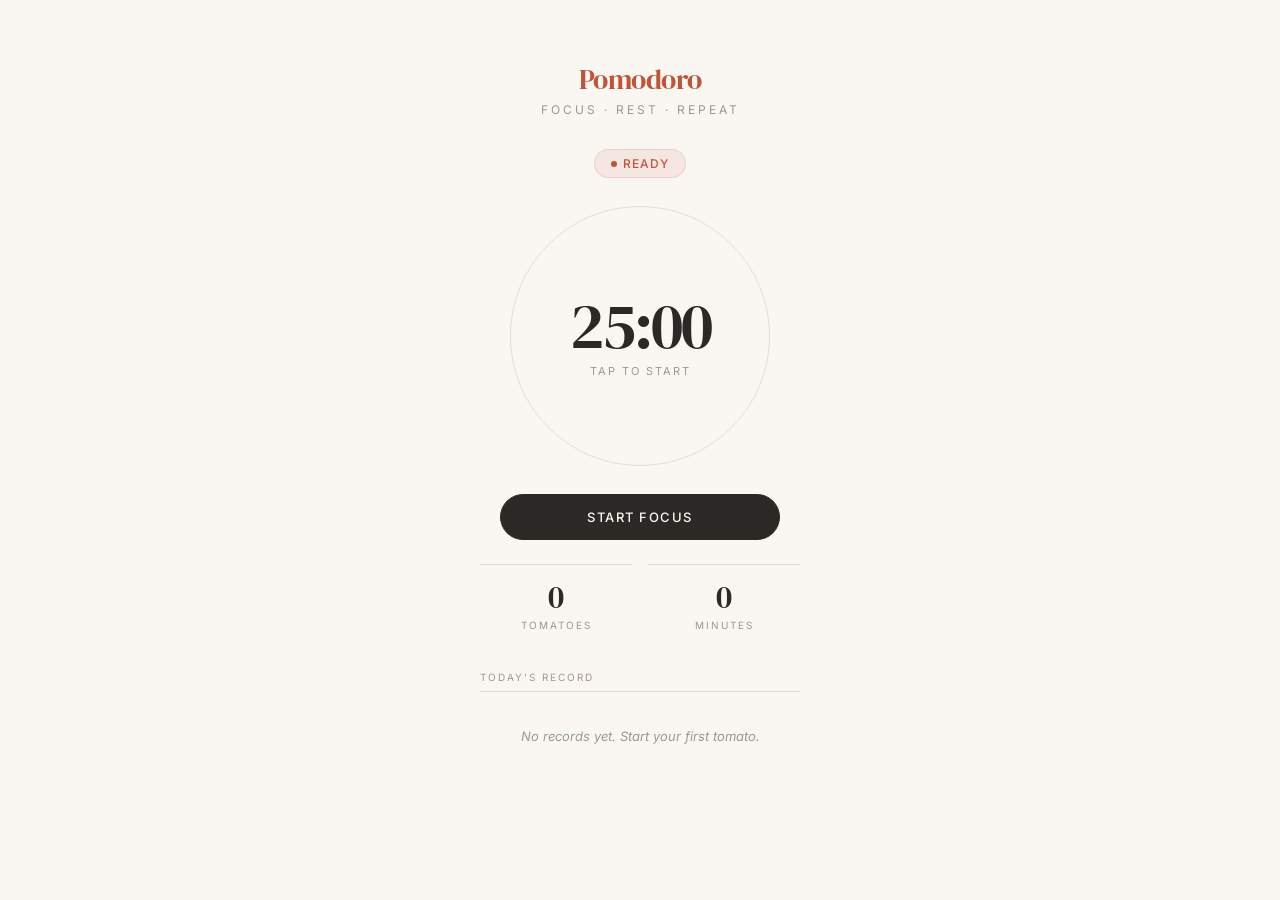
<file: plugins/番茄钟/ui/index.html>
<!DOCTYPE html>
<html lang="zh-CN">
<head>
<meta charset="UTF-8">
<meta name="viewport" content="width=device-width, initial-scale=1.0, user-scalable=no">
<title>番茄钟</title>
<style>
@import url('https://fonts.googleapis.com/css2?family=DM+Serif+Display&family=Inter:wght@300;400;500;600&display=swap');
:root{--cream:#faf7f2;--warm:#f0ebe3;--sand:#e4ddd3;--tomato:#c0543a;--tomato-light:#f5e6e2;--tomato-rgb:192,84,58;--sage:#7a9e7e;--sage-light:#e8f0e9;--sage-rgb:122,158,126;--charcoal:#2c2825;--stone:#6b6560;--muted:#9e9790;--border:#e0d9d0;--safe-top:env(safe-area-inset-top,0px);--safe-bottom:env(safe-area-inset-bottom,0px)}
*{margin:0;padding:0;box-sizing:border-box;-webkit-tap-highlight-color:transparent}
html,body{width:100%;height:100%;overflow:hidden;font-family:'Inter',-apple-system,sans-serif;background:var(--cream);color:var(--charcoal);-webkit-font-smoothing:antialiased}

.page{width:100%;height:100%;overflow-y:auto;display:flex;flex-direction:column;align-items:center;padding:0 24px;padding-top:calc(60px + var(--safe-top));-webkit-overflow-scrolling:touch}

/* Header */
.logo{font-family:'DM Serif Display',serif;font-size:28px;color:var(--tomato);letter-spacing:-0.5px;margin-bottom:4px}
.subtitle{font-size:12px;font-weight:400;letter-spacing:3px;text-transform:uppercase;color:var(--muted);margin-bottom:32px}

/* Mode pill */
.mode-pill{display:inline-flex;align-items:center;gap:6px;padding:6px 16px;border-radius:100px;font-size:12px;font-weight:500;letter-spacing:1px;text-transform:uppercase;margin-bottom:28px;background:var(--tomato-light);color:var(--tomato);border:1px solid rgba(var(--tomato-rgb),.15);transition:all .4s}
.mode-pill.rest{background:var(--sage-light);color:var(--sage);border-color:rgba(var(--sage-rgb),.15)}
.mode-pill .dot{width:6px;height:6px;border-radius:50%;background:currentColor}

/* Timer */
.timer-wrap{position:relative;width:260px;height:260px;margin-bottom:28px;display:flex;align-items:center;justify-content:center}
.timer-ring{position:absolute;inset:0;border-radius:50%;border:1.5px solid var(--sand);transition:border-color .5s}
.timer-ring.focus{border-color:var(--tomato)}
.timer-ring.rest{border-color:var(--sage)}
.timer-inner{text-align:center;position:relative;z-index:1}
.timer-num{font-family:'DM Serif Display',serif;font-size:64px;color:var(--charcoal);letter-spacing:-2px;line-height:1;font-variant-numeric:tabular-nums}
.timer-sub{font-size:11px;color:var(--muted);letter-spacing:2px;text-transform:uppercase;margin-top:6px}

/* Button */
.btn{width:100%;max-width:280px;padding:14px;border:1.5px solid var(--charcoal);border-radius:100px;font-size:13px;font-weight:500;letter-spacing:1.5px;text-transform:uppercase;cursor:pointer;transition:all .25s;background:transparent;color:var(--charcoal);font-family:inherit;margin-bottom:24px}
.btn:active{transform:scale(.98)}
.btn.filled{background:var(--charcoal);color:var(--cream)}
.btn.filled:active{background:var(--stone)}
.btn.tomato{border-color:var(--tomato);color:var(--tomato);background:transparent}
.btn.sage{border-color:var(--sage);color:var(--sage);background:transparent}

/* Stats */
.stats-row{display:flex;gap:16px;width:100%;max-width:320px;margin-bottom:24px}
.stat{text-align:center;flex:1;padding:16px 0;border-top:1px solid var(--border)}
.stat-val{font-family:'DM Serif Display',serif;font-size:32px;color:var(--charcoal);line-height:1}
.stat-lbl{font-size:10px;letter-spacing:2px;text-transform:uppercase;color:var(--muted);margin-top:6px}

/* History */
.history{width:100%;max-width:320px;padding-bottom:40px}
.history-title{font-size:10px;letter-spacing:2px;text-transform:uppercase;color:var(--muted);margin-bottom:12px;padding-bottom:8px;border-bottom:1px solid var(--border)}
.h-item{display:flex;align-items:center;padding:12px 0;border-bottom:1px solid var(--border)}
.h-idx{font-family:'DM Serif Display',serif;font-size:18px;color:var(--tomato);width:32px}
.h-time{flex:1;font-size:14px;font-weight:500;color:var(--charcoal)}
.h-dur{font-size:12px;color:var(--muted)}
.h-empty{text-align:center;padding:24px 0;font-size:13px;color:var(--muted);font-style:italic}

/* Toast */
.toast{position:fixed;bottom:24px;left:50%;transform:translateX(-50%);background:var(--charcoal);color:var(--cream);padding:10px 20px;border-radius:100px;font-size:13px;display:none;z-index:99;letter-spacing:0.5px}
</style>
</head>
<body>
<div class="page">
  <div class="logo">Pomodoro</div>
  <div class="subtitle">Focus &middot; Rest &middot; Repeat</div>
  <div id="modePill" class="mode-pill"><span class="dot"></span>Ready</div>
  <div class="timer-wrap">
    <div id="timerRing" class="timer-ring"></div>
    <div class="timer-inner">
      <div id="timerNum" class="timer-num">25:00</div>
      <div id="timerSub" class="timer-sub">tap to start</div>
    </div>
  </div>
  <button id="btnAction" class="btn filled" onclick="onAction()">Start Focus</button>
  <div class="stats-row">
    <div class="stat"><div id="sCount" class="stat-val">0</div><div class="stat-lbl">Tomatoes</div></div>
    <div class="stat"><div id="sMins" class="stat-val">0</div><div class="stat-lbl">Minutes</div></div>
  </div>
  <div class="history">
    <div class="history-title">Today's Record</div>
    <div id="histList"><div class="h-empty">No records yet. Start your first tomato.</div></div>
  </div>
</div>
<div id="toast" class="toast"></div>

<script>
var F=25*60,R=5*60,mode='idle',poll=null;
function fmt(s){return String(Math.floor(s/60)).padStart(2,'0')+':'+String(s%60).padStart(2,'0')}
function tkey(){var d=new Date();return 'pomodoro_'+d.getFullYear()+'-'+String(d.getMonth()+1).padStart(2,'0')+'-'+String(d.getDate()).padStart(2,'0')}
function toast(m){var t=document.getElementById('toast');t.textContent=m;t.style.display='block';setTimeout(function(){t.style.display='none'},2500)}

async function loadHist(){try{var v=await Bridge.getData(tkey());if(v){var a=JSON.parse(v);document.getElementById('sCount').textContent=a.length;document.getElementById('sMins').textContent=a.reduce(function(s,i){return s+i.duration},0);renderH(a);return a}}catch(e){}document.getElementById('sCount').textContent='0';document.getElementById('sMins').textContent='0';renderH([]);return[]}
function renderH(a){var l=document.getElementById('histList');if(!a.length){l.innerHTML='<div class="h-empty">No records yet. Start your first tomato.</div>';return}l.innerHTML=a.map(function(i,n){return '<div class="h-item"><span class="h-idx">'+(n+1)+'</span><span class="h-time">'+i.completedAt+'</span><span class="h-dur">'+i.duration+' min</span></div>'}).join('')}
async function savePomo(){try{var a=await loadHist();var n=new Date();a.push({completedAt:String(n.getHours()).padStart(2,'0')+':'+String(n.getMinutes()).padStart(2,'0'),duration:25});await Bridge.setData(tkey(),JSON.stringify(a));loadHist();return a.length}catch(e){return 0}}

function updUI(){
  try{Bridge.getTimerState().then(function(s){
    var num=document.getElementById('timerNum'),sub=document.getElementById('timerSub'),pill=document.getElementById('modePill'),ring=document.getElementById('timerRing'),btn=document.getElementById('btnAction');
    if(s.running){num.textContent=fmt(s.remaining);if(mode==='focus'){pill.innerHTML='<span class="dot"></span>Focusing';pill.className='mode-pill';ring.className='timer-ring focus';sub.textContent='stay focused';btn.textContent='Stop';btn.className='btn tomato'}else if(mode==='rest'){pill.innerHTML='<span class="dot"></span>Resting';pill.className='mode-pill rest';ring.className='timer-ring rest';sub.textContent='take a break';btn.textContent='Skip';btn.className='btn sage'}}
    else{num.textContent=mode==='rest'?'05:00':'25:00';pill.innerHTML='<span class="dot"></span>Ready';pill.className='mode-pill';ring.className='timer-ring';sub.textContent='tap to start';btn.textContent='Start Focus';btn.className='btn filled';mode='idle';if(poll){clearInterval(poll);poll=null}}
  })}catch(e){}
}

async function onAction(){
  if(mode==='focus'||mode==='rest'){try{await Bridge.stopTimer()}catch(e){}try{await Bridge.hideOverlay()}catch(e){}mode='idle';updUI();return}
  mode='focus';
  try{var r=await Bridge.startTimer(F);if(r&&r.success===false){toast(r.error||'Cannot start timer');mode='idle';return}
  showOvl();poll=setInterval(updUI,1000);updUI()}catch(e){toast('Error: '+e.message);mode='idle'}
}

function showOvl(){try{Bridge.showOverlay(genOvl())}catch(e){}}

function genOvl(){
return `<!DOCTYPE html>
<html lang="zh-CN"><head><meta charset="UTF-8"><meta name="viewport" content="width=device-width,initial-scale=1,user-scalable=no">
<style>
@import url('https://fonts.googleapis.com/css2?family=DM+Serif+Display&family=Inter:wght@300;400;500;600&display=swap');
:root{--cream:#faf7f2;--warm:#f0ebe3;--sand:#e4ddd3;--tomato:#c0543a;--tomato-rgb:192,84,58;--sage:#7a9e7e;--sage-rgb:122,158,126;--charcoal:#2c2825;--stone:#6b6560;--muted:#9e9790;--border:#e0d9d0;--safe-top:env(safe-area-inset-top,0px);--safe-bottom:env(safe-area-inset-bottom,0px)}
*{margin:0;padding:0;box-sizing:border-box;-webkit-tap-highlight-color:transparent}
html,body{width:100%;height:100%;overflow:hidden;font-family:'Inter',sans-serif;background:var(--cream);color:var(--charcoal);-webkit-font-smoothing:antialiased}

.top{position:fixed;top:0;left:0;right:0;z-index:100;height:48px;display:flex;align-items:center;justify-content:space-between;padding:0 20px;padding-top:var(--safe-top);background:rgba(250,247,242,.92);backdrop-filter:blur(12px);-webkit-backdrop-filter:blur(12px);border-bottom:1px solid var(--border)}
.top-label{font-family:'DM Serif Display',serif;font-size:16px}
.top-close{width:32px;height:32px;display:flex;align-items:center;justify-content:center;border:1px solid var(--border);border-radius:50%;background:none;font-size:14px;color:var(--stone);cursor:pointer}
.top-close:active{background:var(--warm)}

.center{position:fixed;top:48px;bottom:56px;left:0;right:0;display:flex;flex-direction:column;align-items:center;justify-content:center;transition:filter .3s}
.center.blur{filter:blur(4px);pointer-events:none}

.o-ring{width:200px;height:200px;border-radius:50%;border:1.5px solid var(--tomato);display:flex;align-items:center;justify-content:center;transition:border-color .5s}
.o-ring.rest{border-color:var(--sage)}
.o-num{font-family:'DM Serif Display',serif;font-size:48px;letter-spacing:-1px;font-variant-numeric:tabular-nums}
.o-mode{font-size:11px;letter-spacing:2.5px;text-transform:uppercase;color:var(--tomato);margin-top:16px;font-weight:500;transition:color .4s}
.o-mode.rest{color:var(--sage)}
.o-info{font-size:12px;color:var(--muted);margin-top:6px}

.bot{position:fixed;bottom:0;left:0;right:0;z-index:100;height:56px;display:flex;align-items:center;justify-content:center;padding:0 20px;padding-bottom:var(--safe-bottom);background:rgba(250,247,242,.92);backdrop-filter:blur(12px);-webkit-backdrop-filter:blur(12px);border-top:1px solid var(--border)}
.btn-chat{width:100%;height:40px;border:1.5px solid var(--charcoal);border-radius:100px;background:none;color:var(--charcoal);font-size:12px;font-weight:500;letter-spacing:1.5px;text-transform:uppercase;cursor:pointer;font-family:inherit;transition:all .2s;display:flex;align-items:center;justify-content:center;gap:6px}
.btn-chat:active{background:var(--charcoal);color:var(--cream)}

/* Chat overlay */
.c-overlay{position:fixed;inset:0;z-index:150;background:rgba(44,40,37,.3);opacity:0;pointer-events:none;transition:opacity .35s}
.c-overlay.open{opacity:1;pointer-events:auto}

/* Chat panel */
.c-panel{position:fixed;top:0;right:0;bottom:0;width:82%;max-width:380px;z-index:200;background:var(--cream);transform:translateX(100%);transition:transform .35s cubic-bezier(.4,0,.2,1);display:flex;flex-direction:column;box-shadow:-8px 0 40px rgba(0,0,0,.08)}
.c-panel.open{transform:translateX(0)}

.c-head{padding:16px 20px;padding-top:var(--safe-top);border-bottom:1px solid var(--border);display:flex;align-items:center;justify-content:space-between;flex-shrink:0}
.c-title{font-family:'DM Serif Display',serif;font-size:18px}
.c-close{width:28px;height:28px;display:flex;align-items:center;justify-content:center;border:1px solid var(--border);border-radius:50%;background:none;font-size:12px;color:var(--stone);cursor:pointer}
.c-close:active{background:var(--warm)}

.c-msgs{flex:1;overflow-y:auto;padding:16px 20px;display:flex;flex-direction:column;gap:12px;-webkit-overflow-scrolling:touch}
.c-msgs::-webkit-scrollbar{width:0}

.m{display:flex;flex-direction:column;max-width:82%}
.m.u{align-self:flex-end}
.m.a{align-self:flex-start}
.m-b{padding:10px 14px;border-radius:14px;font-size:13.5px;line-height:1.55;word-break:break-word}
.m.u .m-b{background:var(--charcoal);color:var(--cream);border-bottom-right-radius:4px}
.m.a .m-b{background:var(--warm);color:var(--charcoal);border-bottom-left-radius:4px}
.m-t{font-size:10px;color:var(--muted);padding:2px 6px;margin-top:3px}
.m.u .m-t{text-align:right}

.c-input{padding:12px 16px;padding-bottom:calc(12px + var(--safe-bottom));border-top:1px solid var(--border);display:flex;gap:8px;align-items:flex-end;flex-shrink:0}
.c-input textarea{flex:1;min-height:34px;max-height:80px;padding:8px 14px;border:1px solid var(--border);border-radius:100px;font-size:13px;font-family:inherit;background:var(--cream);color:var(--charcoal);resize:none;outline:none;line-height:1.4}
.c-input textarea:focus{border-color:var(--tomato)}
.c-input textarea::placeholder{color:var(--muted)}
.c-send{width:34px;height:34px;border:none;background:var(--charcoal);color:var(--cream);font-size:14px;border-radius:50%;cursor:pointer;flex-shrink:0;display:flex;align-items:center;justify-content:center;transition:transform .15s}
.c-send:active{transform:scale(.9)}

.typing{display:inline-flex;gap:4px;padding:4px 0}
.typing span{width:4px;height:4px;border-radius:50%;background:var(--muted);animation:tp 1.2s infinite}
.typing span:nth-child(2){animation-delay:.2s}
.typing span:nth-child(3){animation-delay:.4s}
@keyframes tp{0%,60%,100%{opacity:.3;transform:scale(.8)}30%{opacity:1;transform:scale(1)}}
</style></head><body>
<div class="top"><span class="top-label" id="topLbl">Pomodoro</span><button class="top-close" onclick="hide()">✕</button></div>
<div class="center" id="centerArea">
  <div class="o-ring" id="oRing"><span class="o-num" id="oNum">25:00</span></div>
  <div class="o-mode" id="oMode">Focusing</div>
  <div class="o-info" id="oInfo"></div>
</div>
<div class="bot"><button class="btn-chat" onclick="toggleChat()">💬 &nbsp;Chat with AI</button></div>
<div class="c-overlay" id="cOvl" onclick="toggleChat()"></div>
<div class="c-panel" id="cPanel">
  <div class="c-head"><span class="c-title">Chat</span><button class="c-close" onclick="toggleChat()">✕</button></div>
  <div class="c-msgs" id="cMsgs"></div>
  <div class="c-input">
    <textarea id="cInp" placeholder="Say something..." rows="1" onkeydown="if(event.key==='Enter'&&!event.shiftKey){event.preventDefault();send()}"></textarea>
    <button class="c-send" onclick="send()">↑</button>
  </div>
</div>
<script>
var F=${25*60},R=${5*60},pIdx=0,mode='focus',chatOn=false;
function fmt(s){return String(Math.floor(s/60)).padStart(2,'0')+':'+String(s%60).padStart(2,'0')}
async function tick(){try{var s=await Bridge.getTimerState();document.getElementById('oNum').textContent=fmt(s.remaining)}catch(e){}}
setInterval(tick,1000);
async function loadIdx(){try{var d=new Date(),k='pomodoro_'+d.getFullYear()+'-'+String(d.getMonth()+1).padStart(2,'0')+'-'+String(d.getDate()).padStart(2,'0'),v=await Bridge.getData(k);if(v){var a=JSON.parse(v);pIdx=a.length;document.getElementById('oInfo').textContent='Tomato #'+(pIdx+1)+' today'}else{pIdx=0;document.getElementById('oInfo').textContent='Tomato #1 today'}}catch(e){}}
loadIdx();
function toggleChat(){chatOn=!chatOn;var p=document.getElementById('cPanel'),o=document.getElementById('cOvl'),c=document.getElementById('centerArea');if(chatOn){p.classList.add('open');o.classList.add('open');c.classList.add('blur')}else{p.classList.remove('open');o.classList.remove('open');c.classList.remove('blur')}}
function addMsg(t,u){var ms=document.getElementById('cMsgs'),d=document.createElement('div');d.className='m '+(u?'u':'a');var n=new Date(),ts=String(n.getHours()).padStart(2,'0')+':'+String(n.getMinutes()).padStart(2,'0');d.innerHTML='<div class="m-b">'+t+'</div><div class="m-t">'+ts+'</div>';ms.appendChild(d);ms.scrollTop=ms.scrollHeight}
function addTyp(){var ms=document.getElementById('cMsgs'),d=document.createElement('div');d.className='m a';d.id='typM';d.innerHTML='<div class="m-b"><div class="typing"><span></span><span></span><span></span></div></div>';ms.appendChild(d);ms.scrollTop=ms.scrollHeight}
function rmTyp(){var e=document.getElementById('typM');if(e)e.remove()}
async function send(){var inp=document.getElementById('cInp'),t=inp.value.trim();if(!t)return;inp.value='';addMsg(t,true);addTyp();try{var s=await Bridge.getTimerState(),ctx=JSON.stringify({mode:mode,remaining:s.remaining,idx:pIdx,count:pIdx}),r=await Bridge.callAI(t,ctx);rmTyp();if(r&&r.success&&r.text)addMsg(r.text,false);else addMsg('AI is unavailable right now.',false)}catch(e){rmTyp();addMsg('AI is unavailable right now.',false)}}
function hide(){try{Bridge.hideOverlay()}catch(e){}}

window.onTimerEnd=async function(){
  if(mode==='focus'){
    var d=new Date(),k='pomodoro_'+d.getFullYear()+'-'+String(d.getMonth()+1).padStart(2,'0')+'-'+String(d.getDate()).padStart(2,'0'),a=[];
    try{var v=await Bridge.getData(k);if(v)a=JSON.parse(v)}catch(e){}
    var n=new Date();a.push({completedAt:String(n.getHours()).padStart(2,'0')+':'+String(n.getMinutes()).padStart(2,'0'),duration:25});
    try{await Bridge.setData(k,JSON.stringify(a))}catch(e){}
    pIdx=a.length;
    addMsg('🍅 Focus complete! Tomato #'+pIdx+' done. Take a 5-minute break.',false);
    try{var pr='User completed tomato #'+pIdx+' today, focused for 25 minutes. Briefly encourage them and remember this.';Bridge.callAI(pr,'Count:'+pIdx+',Total:'+(pIdx*25)+'min').then(function(r){if(r&&r.success&&r.text)addMsg(r.text,false)}).catch(function(){})}catch(e){}
    mode='rest';
    document.getElementById('oMode').textContent='Resting';document.getElementById('oMode').className='o-mode rest';
    document.getElementById('oRing').className='o-ring rest';document.getElementById('topLbl').textContent='Rest';
    try{await Bridge.startTimer(R)}catch(e){}
  }else if(mode==='rest'){
    addMsg('⏰ Break over. Ready for the next one!',false);mode='idle';try{Bridge.hideOverlay()}catch(e){}
  }
};
setTimeout(function(){addMsg('🍅 Focus session started. I\\'m here if you need me.',false)},500);
<\/script></body></html>`;
}

window.onTimerEnd=async function(){
  if(mode==='focus'){await savePomo();mode='rest';try{await Bridge.startTimer(R);showOvl();poll=setInterval(updUI,1000)}catch(e){toast('Rest timer failed');mode='idle';updUI()}}
  else if(mode==='rest'){mode='idle';try{await Bridge.hideOverlay()}catch(e){}updUI()}
};
loadHist();
</script>
</body>
</html>
</file>
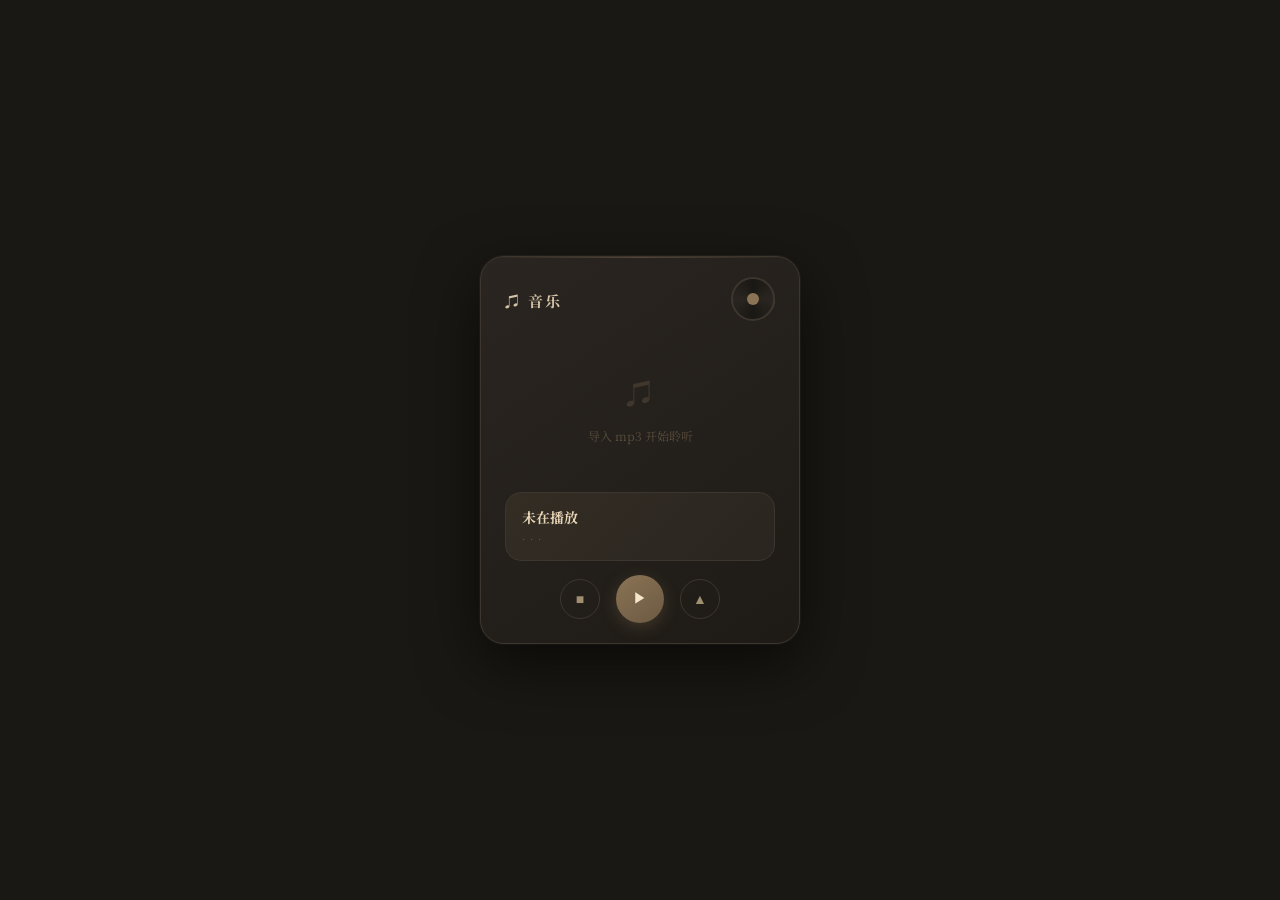
<file: plugins/音乐播放器/ui/index.html>
<!DOCTYPE html>
<html lang="zh-CN">
<head>
<meta charset="UTF-8">
<meta name="viewport" content="width=device-width,initial-scale=1,user-scalable=no">
<title>音乐播放器</title>
<style>
@import url('https://fonts.googleapis.com/css2?family=Noto+Serif+SC:wght@400;700&display=swap');
*{margin:0;padding:0;box-sizing:border-box}
html,body{width:100%;height:100%;overflow:hidden;font-family:'Noto Serif SC','Songti SC',serif;background:#1a1814;display:flex;align-items:center;justify-content:center}

.card{width:320px;background:linear-gradient(145deg,#2a2520,#1e1b16);border-radius:24px;border:1px solid #3d362e;box-shadow:0 20px 60px rgba(0,0,0,.6),0 0 0 1px rgba(255,220,180,.05);padding:28px 24px 20px;position:relative;overflow:hidden}
.card::before{content:'';position:absolute;top:0;left:0;right:0;height:1px;background:linear-gradient(90deg,transparent,rgba(255,200,150,.2),transparent)}

/* Header */
.hd{display:flex;align-items:center;justify-content:space-between;margin-bottom:20px}
.hd h1{font-size:15px;font-weight:700;color:#d4c4a8;letter-spacing:2px}
.add-btn{width:32px;height:32px;border-radius:50%;border:1.5px solid #5a4d3e;background:transparent;color:#a08e70;font-size:18px;cursor:pointer;display:flex;align-items:center;justify-content:center;transition:all .2s}
.add-btn:active{background:#5a4d3e;color:#e8d5b5}

/* Song list */
.songs{max-height:200px;overflow-y:auto;margin-bottom:16px}
.songs::-webkit-scrollbar{width:3px}
.songs::-webkit-scrollbar-thumb{background:#3d362e;border-radius:3px}
.sg{display:flex;align-items:center;padding:8px 10px;gap:10px;border-radius:12px;cursor:pointer;transition:background .15s}
.sg:active{background:rgba(255,200,150,.08)}
.sg.on{background:rgba(255,200,150,.12)}
.sg .sn{width:28px;height:28px;border-radius:8px;background:#3d362e;display:flex;align-items:center;justify-content:center;font-size:12px;color:#a08e70;flex-shrink:0}
.sg.on .sn{background:#8b7355;color:#f5e6cc}
.sg .sf{flex:1;min-width:0}
.sg .st{font-size:13px;color:#c9b896;white-space:nowrap;overflow:hidden;text-overflow:ellipsis}
.sg .sa{font-size:10px;color:#6b5d4d;margin-top:1px}
.sg .sx{width:24px;height:24px;border:none;background:none;color:#5a4d3e;font-size:12px;cursor:pointer;display:flex;align-items:center;justify-content:center;border-radius:50%}
.sg .sx:active{color:#c45050}

.empty{text-align:center;padding:30px 10px;color:#5a4d3e;font-size:12px;line-height:1.8}
.empty .ei{font-size:28px;margin-bottom:8px;opacity:.5}

/* Now playing */
.np{background:linear-gradient(135deg,#332d24,#2a2520);border-radius:16px;padding:14px 16px;margin-bottom:14px;border:1px solid #3d362e}
.np .nt{font-size:14px;font-weight:700;color:#e8d5b5;white-space:nowrap;overflow:hidden;text-overflow:ellipsis;min-height:18px}
.np .ns{font-size:10px;color:#6b5d4d;margin-top:4px;letter-spacing:1px}

/* Controls */
.ctrl{display:flex;align-items:center;justify-content:center;gap:16px}
.cb{width:40px;height:40px;border-radius:50%;border:none;cursor:pointer;display:flex;align-items:center;justify-content:center;font-size:14px;transition:all .15s}
.cb.main{width:48px;height:48px;background:linear-gradient(145deg,#8b7355,#6b5a42);color:#f5e6cc;box-shadow:0 4px 16px rgba(139,115,85,.3)}
.cb.main:active{transform:scale(.93);box-shadow:0 2px 8px rgba(139,115,85,.2)}
.cb.sec{background:transparent;border:1.5px solid #3d362e;color:#a08e70}
.cb.sec:active{background:#3d362e}

/* Decorative vinyl */
.vinyl{width:44px;height:44px;border-radius:50%;background:conic-gradient(from 0deg,#1a1814,#2a2520,#1a1814,#2a2520,#1a1814);border:2px solid #3d362e;position:absolute;top:20px;right:24px;animation:spin 4s linear infinite paused}
.vinyl.on{animation-play-state:running}
.vinyl::after{content:'';position:absolute;top:50%;left:50%;width:12px;height:12px;border-radius:50%;background:#8b7355;transform:translate(-50%,-50%)}
@keyframes spin{to{transform:rotate(360deg)}}

/* Toast */
.toast{position:fixed;bottom:20px;left:50%;transform:translateX(-50%);background:#2a2520;color:#d4c4a8;padding:8px 18px;border-radius:20px;font-size:12px;border:1px solid #3d362e;display:none;z-index:9}
</style>
</head>
<body>
<div class="card">
  <div class="vinyl" id="vinyl"></div>
  <div class="hd">
    <h1>♫ 音乐</h1>
    <button class="add-btn" onclick="imp()">+</button>
  </div>
  <div class="songs" id="L">
    <div class="empty"><div class="ei">♫</div>导入 mp3 开始聆听</div>
  </div>
  <div class="np">
    <div class="nt" id="T">未在播放</div>
    <div class="ns" id="S">· · ·</div>
  </div>
  <div class="ctrl">
    <button class="cb sec" onclick="stp()">■</button>
    <button class="cb main" id="P" onclick="tgl()">▶</button>
    <button class="cb sec" onclick="nxt()">▲</button>
  </div>
</div>
<div id="toast" class="toast"></div>
<script>
var sg=[],st="stopped",cr=null,ci=-1;
function toast(m){var t=document.getElementById("toast");t.textContent=m;t.style.display="block";setTimeout(function(){t.style.display="none"},2000)}
function esc(s){return s.replace(/&/g,"&").replace(/</g,"<").replace(/>/g,">")}
async function load(){sg=[];try{var k=await Bridge.listData();var sk=k.filter(function(x){return x.startsWith("song_")});for(var i=0;i<sk.length;i++){var v=await Bridge.getData(sk[i]);if(v)try{sg.push(JSON.parse(v))}catch(e){}}sg.sort(function(a,b){return(a.title||"").localeCompare(b.title||"")})}catch(e){}ren()}
function ren(){var el=document.getElementById("L");if(!sg.length){el.innerHTML='<div class="empty"><div class="ei">♫</div>导入 mp3 开始聆听</div>';return}var h="";for(var i=0;i<sg.length;i++){var s=sg[i],on=cr&&cr.filePath===s.filePath?" on":"";h+='<div class="sg'+on+'" onclick="ply('+i+')"><div class="sn">'+(on?"♫":"♪")+'</div><div class="sf"><div class="st">'+esc(s.title)+'</div><div class="sa">'+esc(s.artist||"未知")+'</div></div><button class="sx" onclick="event.stopPropagation();del('+i+')">✕</button></div>'}el.innerHTML=h}
async function imp(){try{var r=await Bridge.pickBinaryFile();if(!r||!r.success){toast("取消");return}var n=r.fileName||"a.mp3",ci2=n.lastIndexOf("/");if(ci2>=0)n=n.substring(ci2+1);var di=n.lastIndexOf("."),t=di>0?n.substring(0,di):n;var fp=await Bridge.writeFile("music/"+n,r.base64);if(!fp){toast("失败");return}var o={title:t,artist:"",filePath:fp,fileName:n};await Bridge.setData("song_"+t,JSON.stringify(o));toast("已导入："+t);load()}catch(e){toast("失败："+e.message)}}
async function ply(i){if(i<0||i>=sg.length)return;var s=sg[i];try{await Bridge.musicPlay(s.filePath,s.title,s.artist||"");cr=s;ci=i;st="playing";ui();ren()}catch(e){toast(e.message)}}
async function tgl(){if(st==="playing"){try{await Bridge.musicPause();st="paused"}catch(e){}}else if(st==="paused"){try{await Bridge.musicResume();st="playing"}catch(e){}}else if(cr){try{await Bridge.musicPlay(cr.filePath,cr.title,cr.artist||"");st="playing"}catch(e){}}else if(sg.length){ply(0);return}ui()}
async function stp(){try{await Bridge.musicStop();st="stopped"}catch(e){}ui();ren()}
async function nxt(){if(sg.length){var ni=(ci+1)%sg.length;ply(ni)}}
function ui(){var t=document.getElementById("T"),s=document.getElementById("S"),p=document.getElementById("P"),v=document.getElementById("vinyl");if(cr)t.textContent=cr.title;var labels={playing:"♪ 播放中",paused:"❚❚ 已暂停",stopped:"· · ·"};s.textContent=labels[st]||st;p.textContent=st==="playing"?"❚❚":"▶";v.className=st==="playing"?"vinyl on":"vinyl"}
async function poll(){try{var c=await Bridge.getData("__music_cmd");if(c){await Bridge.setData("__music_cmd","");try{var o=JSON.parse(c);if(o.action==="play"){var f=sg.find(function(s){return s.filePath===o.filePath});if(f){cr=f;await Bridge.musicPlay(f.filePath,o.title||f.title,o.artist||f.artist||"")}else if(o.filePath){await Bridge.musicPlay(o.filePath,o.title||"",o.artist||"");cr={title:o.title||"",artist:o.artist||"",filePath:o.filePath}}st="playing"}else if(o.action==="pause"){await Bridge.musicPause();st="paused"}else if(o.action==="resume"){await Bridge.musicResume();st="playing"}else if(o.action==="stop"){await Bridge.musicStop();st="stopped"}ui();ren()}catch(e){}}var ss=JSON.stringify({state:st,title:cr?cr.title:"",artist:cr?cr.artist:""});await Bridge.setData("__music_status",ss)}catch(e){}setTimeout(poll,1500)}
async function del(i){if(i<0||i>=sg.length)return;var s=sg[i];if(confirm("删除 "+s.title+"？")){try{await Bridge.deleteData("song_"+s.title);if(s.fileName)await Bridge.deleteFile("music/"+s.fileName);if(cr&&cr.filePath===s.filePath){stp();cr=null;ui()}toast("已删");load()}catch(e){toast("失败")}}}
load();poll();
</script>
</body>
</html>
</file>
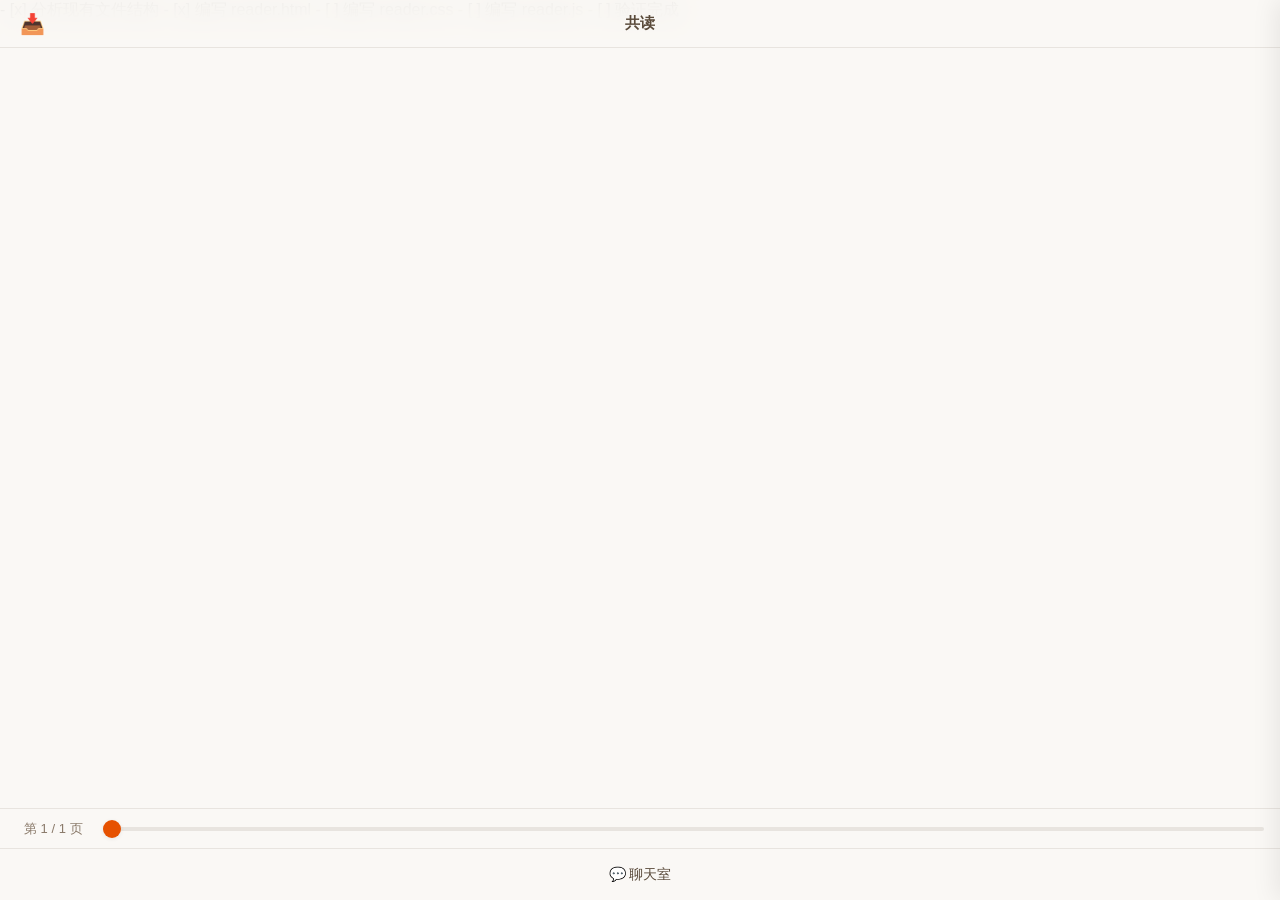
<file: plugins/共读/reader.html>
﻿<!DOCTYPE html>
<html lang="zh-CN">
<head>
  <meta charset="UTF-8">
  <meta name="viewport" content="width=device-width, initial-scale=1.0, user-scalable=no, maximum-scale=1.0">
  <title>共读</title>
  <link rel="stylesheet" href="reader.css">
</head>
<body>
  <!-- 顶栏 -->
  <header class="top-bar">
    <button class="top-btn" id="btnImport" title="导入">📥</button>
    <span class="book-title" id="bookTitle">共读</span>
    <div style="width:40px"></div>
  </header>

  <!-- 阅读区域 -->
  <main class="reader-area" id="readerArea">
    <div class="page-slider" id="pageSlider"></div>
  </main>

  <!-- 页码跳转栏 -->
  <div class="page-bar">
    <span class="page-info" id="pageInfo">第 1 / 1 页</span>
    <input type="range" class="page-slider-input" id="pageSliderInput" min="1" max="1" value="1">
  </div>

  <!-- 底栏 -->
  <footer class="bottom-bar">
    <button class="action-btn" id="btnChat" style="width:100%">💬 聊天室</button>
  </footer>

  <!-- 聊天室面板 -->
  <div class="chat-panel" id="chatPanel">
    <div class="chat-header">
      <div class="chat-range-row">
        <span>第</span>
        <input type="number" id="chatPageStart" class="chat-page-input" min="1" value="1">
        <span>页到第</span>
        <input type="number" id="chatPageEnd" class="chat-page-input" min="1" value="1">
        <span>页</span>
      </div>
      <div class="chat-header-btns">
        <button class="ai-read-inline-btn" id="btnAiReadInline">🤖阅读</button>
        <button class="close-btn" id="btnCloseChat">✕</button>
      </div>
    </div>
    <div class="chat-messages" id="chatMessages"></div>
    <div class="chat-input-area">
      <div class="quote-preview" id="quotePreview" style="display:none">
        <span class="quote-label">📖 引用：</span>
        <span class="quote-text" id="quoteText"></span>
        <button class="quote-remove" id="btnRemoveQuote">✕</button>
      </div>
      <div class="reply-preview" id="replyPreview" style="display:none">
        <span class="reply-label">↩ 回复：</span>
        <span class="reply-name" id="replyName"></span>
        <span class="reply-snippet" id="replySnippet"></span>
        <button class="quote-remove" id="btnRemoveReply">✕</button>
      </div>
      <div class="input-row">
        <textarea class="chat-input" id="chatInput" placeholder="写点什么..." rows="1"></textarea>
        <button class="send-btn" id="btnSend">发送</button>
      </div>
    </div>
  </div>

  <!-- 聊天室遮罩 -->
  <div class="chat-overlay" id="chatOverlay"></div>

  <!-- 书籍列表弹窗 -->
  <div class="modal-overlay" id="bookListModal">
    <div class="modal-content">
      <div class="modal-header">
        <h3>📚 我的书架</h3>
        <button class="close-btn" id="btnCloseBookList">✕</button>
      </div>
      <div class="book-list" id="bookList">
        <div class="book-list-empty">还没有导入书籍，点击📥导入吧</div>
      </div>
    </div>
  </div>

  <!-- 页码跳转弹窗 -->
  <div class="modal-overlay" id="pageJumpModal">
    <div class="modal-content small">
      <div class="modal-header">
        <h3>跳转到页</h3>
        <button class="close-btn" id="btnClosePageJump">✕</button>
      </div>
      <div class="page-jump-body">
        <input type="number" class="page-jump-input" id="pageJumpInput" min="1" placeholder="输入页码">
        <button class="jump-btn" id="btnPageJump">跳转</button>
      </div>
    </div>
  </div>

  <!-- 加载提示 -->
  <div class="loading-toast" id="loadingToast">加载中...</div>

  <script src="reader.js"></script>
</body>
</html>
</task_progress>
- [x] 分析现有文件结构
- [x] 编写 reader.html
- [ ] 编写 reader.css
- [ ] 编写 reader.js
- [ ] 验证完成
</write_to_file>
</file>
<file: plugins/共读/reader.css>
/* ========== CSS 变量 & 主题 ========== */
:root {
  --bg: #faf8f5;
  --bg-rgb: 250, 248, 245;
  --text: #2c2c2c;
  --text-secondary: #5a4a3a;
  --text-muted: #8a7a6a;
  --text-light: #b0a898;
  --border: #e8e4df;
  --orange: #e65100;
  --orange-light: #fff3e0;
  --orange-rgb: 230, 81, 0;
  --green: #4caf50;
  --green-light: #e8f5e9;
  --green-rgb: 76, 175, 80;
  --shadow: rgba(0, 0, 0, 0.08);
  --overlay: rgba(0, 0, 0, 0.4);
  --font-size: 18px;
  --line-height: 1.8;
  --radius: 12px;
  --radius-sm: 8px;
  --radius-bubble: 16px;
  --top-bar-h: 48px;
  --bottom-bar-h: 52px;
  --page-bar-h: 40px;
  --safe-top: env(safe-area-inset-top, 0px);
  --safe-bottom: env(safe-area-inset-bottom, 0px);
}

/* 夜间模式预留 */
.night-mode {
  --bg: #1a1a1a;
  --bg-rgb: 26, 26, 26;
  --text: #d4d4d4;
  --text-secondary: #a0a0a0;
  --text-muted: #707070;
  --text-light: #505050;
  --border: #333333;
  --orange: #ff8a50;
  --orange-light: #3e2723;
  --orange-rgb: 255, 138, 80;
  --green: #81c784;
  --green-light: #1b3a1b;
  --green-rgb: 129, 199, 132;
  --shadow: rgba(0, 0, 0, 0.3);
  --overlay: rgba(0, 0, 0, 0.6);
}

/* ========== 重置 & 基础 ========== */
* {
  margin: 0;
  padding: 0;
  box-sizing: border-box;
  -webkit-tap-highlight-color: transparent;
}

html, body {
  width: 100%;
  height: 100%;
  overflow: hidden;
  font-family: -apple-system, BlinkMacSystemFont, 'Segoe UI', Roboto, sans-serif;
  background: var(--bg);
  color: var(--text);
  -webkit-font-smoothing: antialiased;
}

/* ========== 顶栏 ========== */
.top-bar {
  position: fixed;
  top: 0;
  left: 0;
  right: 0;
  z-index: 100;
  height: var(--top-bar-h);
  display: flex;
  align-items: center;
  justify-content: space-between;
  padding: 0 12px;
  padding-top: var(--safe-top);
  background: rgba(var(--bg-rgb), 0.92);
  backdrop-filter: blur(12px);
  -webkit-backdrop-filter: blur(12px);
  border-bottom: 1px solid var(--border);
}

.top-btn {
  width: 40px;
  height: 40px;
  display: flex;
  align-items: center;
  justify-content: center;
  border: none;
  background: none;
  font-size: 20px;
  cursor: pointer;
  border-radius: var(--radius-sm);
  transition: background 0.2s;
  color: var(--text);
}

.top-btn:active {
  background: rgba(var(--orange-rgb), 0.1);
}

.book-title {
  font-size: 15px;
  font-weight: 600;
  color: var(--text-secondary);
  max-width: 60%;
  overflow: hidden;
  text-overflow: ellipsis;
  white-space: nowrap;
  text-align: center;
}

/* ========== 阅读区域 ========== */
.reader-area {
  position: fixed;
  top: var(--top-bar-h);
  bottom: calc(var(--bottom-bar-h) + var(--page-bar-h));
  left: 0;
  right: 0;
  overflow: hidden;
  background: var(--bg);
  -webkit-user-select: text;
  user-select: text;
}

.page-slider {
  display: flex;
  height: 100%;
  transition: transform 0.35s ease;
  will-change: transform;
}

.page-slider.no-transition {
  transition: none !important;
}

.page {
  flex: 0 0 100%;
  width: 100%;
  height: 100%;
  padding: 24px 20px;
  overflow-y: auto;
  font-family: 'Noto Serif SC', 'Source Han Serif CN', 'STSong', 'SimSun', Georgia, serif;
  font-size: var(--font-size);
  line-height: var(--line-height);
  word-break: break-all;
  color: var(--text);
  -webkit-overflow-scrolling: touch;
}

.page-content {
  white-space: pre-wrap;
  text-align: justify;
}

/* ========== 页码跳转栏 ========== */
.page-bar {
  position: fixed;
  bottom: var(--bottom-bar-h);
  left: 0;
  right: 0;
  z-index: 50;
  height: var(--page-bar-h);
  display: flex;
  align-items: center;
  gap: 12px;
  padding: 0 16px;
  background: rgba(var(--bg-rgb), 0.92);
  backdrop-filter: blur(8px);
  -webkit-backdrop-filter: blur(8px);
  border-top: 1px solid var(--border);
}

.page-info {
  font-size: 13px;
  color: var(--text-muted);
  white-space: nowrap;
  cursor: pointer;
  padding: 4px 8px;
  border-radius: var(--radius-sm);
  transition: background 0.2s;
}

.page-info:active {
  background: rgba(var(--orange-rgb), 0.1);
}

.page-slider-input {
  flex: 1;
  height: 4px;
  -webkit-appearance: none;
  appearance: none;
  background: var(--border);
  border-radius: 2px;
  outline: none;
}

.page-slider-input::-webkit-slider-thumb {
  -webkit-appearance: none;
  appearance: none;
  width: 18px;
  height: 18px;
  border-radius: 50%;
  background: var(--orange);
  cursor: pointer;
  box-shadow: 0 1px 4px var(--shadow);
}

/* ========== 底栏 ========== */
.bottom-bar {
  position: fixed;
  bottom: 0;
  left: 0;
  right: 0;
  z-index: 100;
  height: var(--bottom-bar-h);
  display: flex;
  align-items: center;
  justify-content: space-around;
  padding: 0 16px;
  padding-bottom: var(--safe-bottom);
  background: rgba(var(--bg-rgb), 0.92);
  backdrop-filter: blur(12px);
  -webkit-backdrop-filter: blur(12px);
  border-top: 1px solid var(--border);
}

.action-btn {
  flex: 1;
  display: flex;
  align-items: center;
  justify-content: center;
  gap: 6px;
  height: 38px;
  border: none;
  background: none;
  font-size: 14px;
  color: var(--text-secondary);
  cursor: pointer;
  border-radius: var(--radius-sm);
  transition: all 0.2s;
  font-family: inherit;
}

.action-btn:active {
  background: rgba(var(--orange-rgb), 0.1);
  color: var(--orange);
}

/* ========== 聊天室面板 ========== */
.chat-overlay {
  position: fixed;
  top: 0;
  left: 0;
  right: 0;
  bottom: 0;
  z-index: 150;
  background: var(--overlay);
  opacity: 0;
  pointer-events: none;
  transition: opacity 0.3s ease;
}

.chat-overlay.open {
  opacity: 1;
  pointer-events: auto;
}

.chat-panel {
  position: fixed;
  top: 0;
  right: 0;
  bottom: 0;
  width: 80%;
  max-width: 360px;
  z-index: 200;
  background: var(--bg);
  transform: translateX(100%);
  transition: transform 0.3s ease;
  display: flex;
  flex-direction: column;
  box-shadow: -4px 0 24px var(--shadow);
}

.chat-panel.open {
  transform: translateX(0);
}

.chat-header {
  padding: 14px 16px;
  padding-top: var(--safe-top);
  border-bottom: 1px solid var(--border);
  display: flex;
  align-items: center;
  justify-content: space-between;
  background: rgba(var(--bg-rgb), 0.95);
  flex-shrink: 0;
}

.chat-range-row {
  display: flex;
  align-items: center;
  gap: 4px;
  font-size: 13px;
  color: var(--text-secondary);
  flex: 1;
}

.chat-page-input {
  width: 40px;
  height: 26px;
  text-align: center;
  border: 1px solid var(--border);
  border-radius: 4px;
  font-size: 13px;
  font-family: inherit;
  background: var(--bg);
  color: var(--text);
  outline: none;
}

.chat-page-input:focus {
  border-color: var(--orange);
}

.chat-header-btns {
  display: flex;
  align-items: center;
  gap: 8px;
  flex-shrink: 0;
}

.chat-title {
  font-size: 15px;
  font-weight: 600;
  color: var(--text-secondary);
}

.ai-read-inline-btn {
  height: 28px;
  padding: 0 12px;
  border: 1px solid var(--orange);
  background: none;
  color: var(--orange);
  font-size: 12px;
  font-weight: 500;
  border-radius: 14px;
  cursor: pointer;
  font-family: inherit;
  transition: all 0.2s;
  white-space: nowrap;
}

.ai-read-inline-btn:active {
  background: var(--orange);
  color: #fff;
}

.close-btn {
  width: 32px;
  height: 32px;
  display: flex;
  align-items: center;
  justify-content: center;
  border: none;
  background: none;
  font-size: 16px;
  color: var(--text-muted);
  cursor: pointer;
  border-radius: 50%;
  transition: background 0.2s;
}

.close-btn:active {
  background: rgba(var(--orange-rgb), 0.1);
}

/* 聊天消息区域 */
.chat-messages {
  flex: 1;
  overflow-y: auto;
  padding: 16px;
  display: flex;
  flex-direction: column;
  gap: 12px;
  -webkit-overflow-scrolling: touch;
}

.chat-empty {
  text-align: center;
  color: var(--text-light);
  padding: 40px 20px;
  font-size: 14px;
}

/* 消息气泡 */
.message {
  display: flex;
  flex-direction: column;
  gap: 4px;
  max-width: 85%;
}

.message.user {
  align-self: flex-end;
}

.message.ai {
  align-self: flex-start;
}

/* 引用文字（在气泡上方） */
.message-quote {
  font-size: 12px;
  color: var(--text-muted);
  font-style: italic;
  padding: 6px 10px;
  background: rgba(0, 0, 0, 0.03);
  border-radius: var(--radius-sm);
  margin-bottom: 2px;
  border-left: 2px solid var(--text-light);
  overflow: hidden;
  text-overflow: ellipsis;
  display: -webkit-box;
  -webkit-line-clamp: 2;
  -webkit-box-orient: vertical;
}

.message.user .message-quote {
  border-left-color: var(--orange);
  text-align: right;
}

.message.ai .message-quote {
  border-left-color: var(--green);
}

/* 回复引用条 */
.message-reply-to {
  font-size: 11px;
  color: var(--text-muted);
  padding: 4px 8px;
  background: rgba(0, 0, 0, 0.04);
  border-radius: 4px;
  margin-bottom: 2px;
  display: flex;
  align-items: center;
  gap: 4px;
}

.message-reply-to::before {
  content: "↩";
}

/* 气泡主体 */
.message-bubble {
  padding: 10px 14px;
  border-radius: var(--radius-bubble);
  font-size: 14px;
  line-height: 1.5;
  word-break: break-word;
  position: relative;
}

.message.user .message-bubble {
  background: var(--orange);
  color: #fff;
  border-bottom-right-radius: 4px;
}

.message.ai .message-bubble {
  background: var(--green);
  color: #fff;
  border-bottom-left-radius: 4px;
}

/* 消息时间 */
.message-time {
  font-size: 10px;
  color: var(--text-light);
  padding: 0 4px;
}

.message.user .message-time {
  text-align: right;
}

/* 消息操作按钮 */
.message-actions {
  display: flex;
  gap: 8px;
  margin-top: 2px;
  opacity: 0;
  transition: opacity 0.2s;
}

.message:active .message-actions,
.message:hover .message-actions {
  opacity: 1;
}

.message-action-btn {
  font-size: 11px;
  color: var(--text-muted);
  background: none;
  border: none;
  padding: 2px 6px;
  cursor: pointer;
  border-radius: 4px;
}

.message-action-btn:active {
  background: rgba(var(--orange-rgb), 0.1);
  color: var(--orange);
}

/* 聊天输入区域 */
.chat-input-area {
  padding: 12px;
  padding-bottom: calc(12px + var(--safe-bottom));
  border-top: 1px solid var(--border);
  background: rgba(var(--bg-rgb), 0.95);
  flex-shrink: 0;
}

.quote-preview,
.reply-preview {
  display: flex;
  align-items: flex-start;
  gap: 8px;
  padding: 8px 10px;
  background: rgba(0, 0, 0, 0.03);
  border-radius: var(--radius-sm);
  margin-bottom: 8px;
  font-size: 12px;
}

.quote-label,
.reply-label {
  color: var(--text-muted);
  white-space: nowrap;
}

.quote-text,
.reply-snippet {
  flex: 1;
  color: var(--text-secondary);
  overflow: hidden;
  text-overflow: ellipsis;
  display: -webkit-box;
  -webkit-line-clamp: 2;
  -webkit-box-orient: vertical;
}

.reply-name {
  color: var(--orange);
  font-weight: 500;
}

.quote-remove {
  width: 20px;
  height: 20px;
  display: flex;
  align-items: center;
  justify-content: center;
  border: none;
  background: none;
  font-size: 12px;
  color: var(--text-muted);
  cursor: pointer;
  border-radius: 50%;
  flex-shrink: 0;
}

.quote-remove:active {
  background: rgba(var(--orange-rgb), 0.15);
  color: var(--orange);
}

.input-row {
  display: flex;
  align-items: flex-end;
  gap: 8px;
}

.chat-input {
  flex: 1;
  min-height: 36px;
  max-height: 100px;
  padding: 8px 12px;
  border: 1px solid var(--border);
  border-radius: 18px;
  font-size: 14px;
  font-family: inherit;
  background: var(--bg);
  color: var(--text);
  resize: none;
  outline: none;
  line-height: 1.4;
}

.chat-input:focus {
  border-color: var(--orange);
}

.send-btn {
  width: 36px;
  height: 36px;
  display: flex;
  align-items: center;
  justify-content: center;
  border: none;
  background: var(--orange);
  color: #fff;
  font-size: 14px;
  font-weight: 500;
  border-radius: 50%;
  cursor: pointer;
  transition: transform 0.2s, opacity 0.2s;
  flex-shrink: 0;
}

.send-btn:active {
  transform: scale(0.95);
}

.send-btn:disabled {
  opacity: 0.5;
  cursor: not-allowed;
}

/* ========== 弹窗通用 ========== */
.modal-overlay {
  position: fixed;
  top: 0;
  left: 0;
  right: 0;
  bottom: 0;
  z-index: 300;
  background: var(--overlay);
  display: none;
  align-items: center;
  justify-content: center;
}

.modal-overlay.open {
  display: flex !important;
}

.modal-content {
  width: 90%;
  max-width: 340px;
  max-height: 70vh;
  background: var(--bg);
  border-radius: var(--radius);
  overflow: hidden;
  display: flex;
  flex-direction: column;
  box-shadow: 0 8px 32px var(--shadow);
  transform: scale(0.95);
  transition: transform 0.2s ease;
}

.modal-overlay.open .modal-content {
  transform: scale(1);
}

.modal-content.small {
  max-width: 280px;
}

.modal-header {
  padding: 16px;
  border-bottom: 1px solid var(--border);
  display: flex;
  align-items: center;
  justify-content: space-between;
  flex-shrink: 0;
}

.modal-header h3 {
  font-size: 16px;
  font-weight: 600;
  color: var(--text);
}

/* 书籍列表 */
.book-list {
  flex: 1;
  overflow-y: auto;
  padding: 8px;
}

.book-list-empty {
  text-align: center;
  color: var(--text-light);
  padding: 40px 20px;
  font-size: 14px;
}

.book-item {
  display: flex;
  flex-direction: column;
  padding: 14px 16px;
  border-radius: var(--radius-sm);
  cursor: pointer;
  transition: background 0.2s;
  position: relative;
}

.book-item:active {
  background: rgba(var(--orange-rgb), 0.06);
}

.book-item.current {
  background: var(--orange-light);
}

.book-item-title {
  font-size: 15px;
  font-weight: 500;
  color: var(--text);
  margin-bottom: 4px;
  overflow: hidden;
  text-overflow: ellipsis;
  white-space: nowrap;
}

.book-item-meta {
  font-size: 12px;
  color: var(--text-muted);
  display: flex;
  gap: 12px;
}

.book-item-delete {
  position: absolute;
  top: 14px;
  right: 12px;
  width: 28px;
  height: 28px;
  display: flex;
  align-items: center;
  justify-content: center;
  border: none;
  background: none;
  font-size: 14px;
  color: var(--text-light);
  cursor: pointer;
  border-radius: 50%;
  opacity: 0;
  transition: opacity 0.2s;
}

.book-item:active .book-item-delete {
  opacity: 1;
}

.book-item-long-press .book-item-delete {
  opacity: 1;
}

/* 页码跳转 */
.page-jump-body {
  padding: 20px 16px;
  display: flex;
  gap: 10px;
  align-items: center;
}

.page-jump-input {
  flex: 1;
  height: 40px;
  padding: 0 12px;
  border: 1px solid var(--border);
  border-radius: var(--radius-sm);
  font-size: 16px;
  font-family: inherit;
  background: var(--bg);
  color: var(--text);
  outline: none;
  text-align: center;
}

.page-jump-input:focus {
  border-color: var(--orange);
}

.jump-btn {
  height: 40px;
  padding: 0 20px;
  border: none;
  background: var(--orange);
  color: #fff;
  font-size: 14px;
  font-weight: 500;
  border-radius: var(--radius-sm);
  cursor: pointer;
  font-family: inherit;
  transition: opacity 0.2s;
}

.jump-btn:active {
  opacity: 0.85;
}

/* AI阅读范围弹窗 */
.ai-read-body {
  padding: 16px;
  display: flex;
  flex-direction: column;
  gap: 12px;
}

.ai-read-range {
  display: flex;
  align-items: center;
  gap: 6px;
  font-size: 14px;
  color: var(--text-secondary);
}

.ai-read-page-input {
  width: 56px;
  height: 36px;
  text-align: center;
  border: 1px solid var(--border);
  border-radius: var(--radius-sm);
  font-size: 14px;
  font-family: inherit;
  background: var(--bg);
  color: var(--text);
  outline: none;
}

.ai-read-page-input:focus {
  border-color: var(--orange);
}

.ai-read-prompt {
  width: 100%;
  min-height: 60px;
  padding: 10px 12px;
  border: 1px solid var(--border);
  border-radius: var(--radius-sm);
  font-size: 14px;
  font-family: inherit;
  background: var(--bg);
  color: var(--text);
  resize: vertical;
  outline: none;
  line-height: 1.4;
}

.ai-read-prompt:focus {
  border-color: var(--orange);
}

/* 加载提示 */
.loading-toast {
  position: fixed;
  top: 50%;
  left: 50%;
  transform: translate(-50%, -50%);
  z-index: 400;
  background: rgba(0, 0, 0, 0.75);
  color: #fff;
  padding: 16px 28px;
  border-radius: var(--radius);
  font-size: 14px;
  display: none;
  text-align: center;
  backdrop-filter: blur(4px);
  -webkit-backdrop-filter: blur(4px);
}

.loading-toast.show {
  display: block;
}

/* 高亮标记 */
.highlight {
  background: rgba(255, 183, 77, 0.35);
  border-radius: 2px;
  border-bottom: 2px solid #ff9800;
}

/* 滚动条隐藏 */
.chat-messages::-webkit-scrollbar,
.book-list::-webkit-scrollbar,
.page::-webkit-scrollbar {
  width: 0;
  display: none;
}

/* AI打字动画 */
.typing-indicator {
  display: inline-flex;
  gap: 4px;
  align-items: center;
  padding: 4px 0;
}

.typing-indicator span {
  width: 6px;
  height: 6px;
  border-radius: 50%;
  background: rgba(255, 255, 255, 0.7);
  animation: typing 1.2s infinite;
}

.typing-indicator span:nth-child(2) {
  animation-delay: 0.2s;
}

.typing-indicator span:nth-child(3) {
  animation-delay: 0.4s;
}

@keyframes typing {
  0%, 60%, 100% {
    opacity: 0.3;
    transform: scale(0.8);
  }
  30% {
    opacity: 1;
    transform: scale(1);
  }
}
</file>
